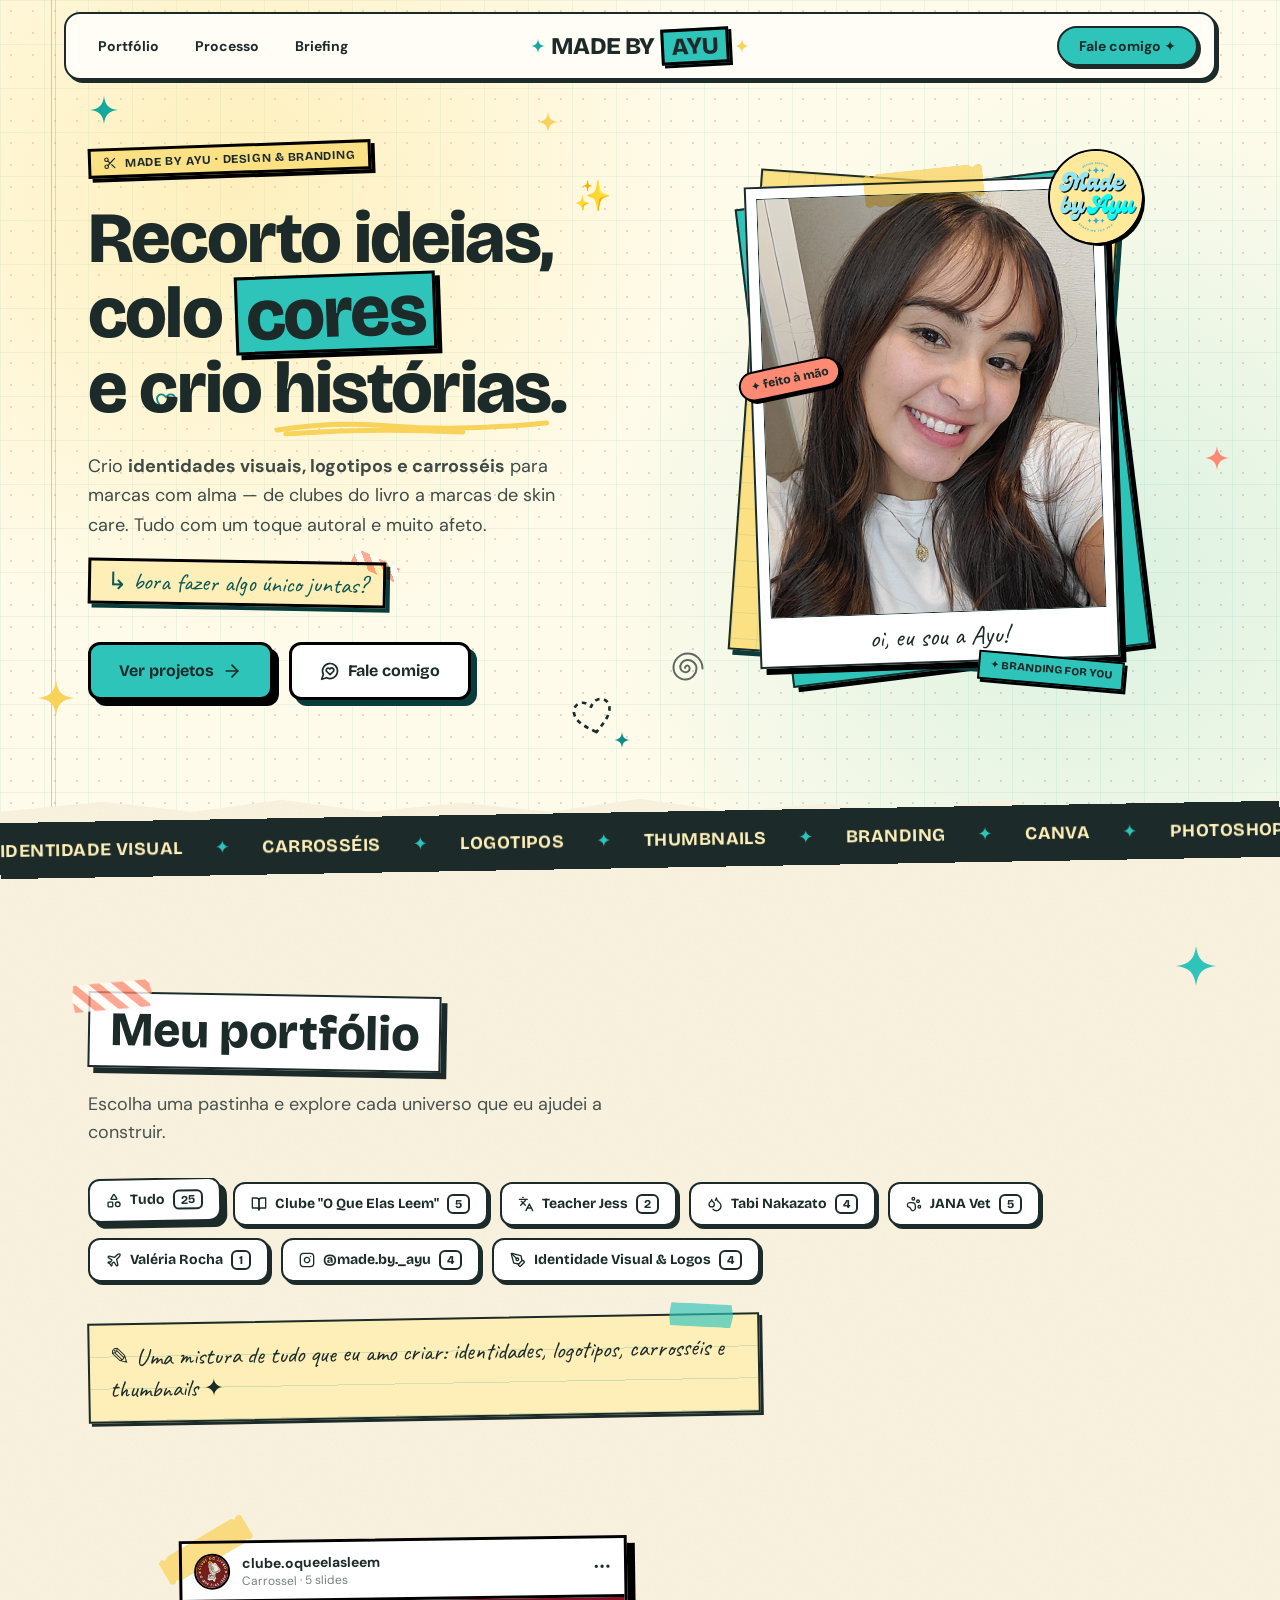
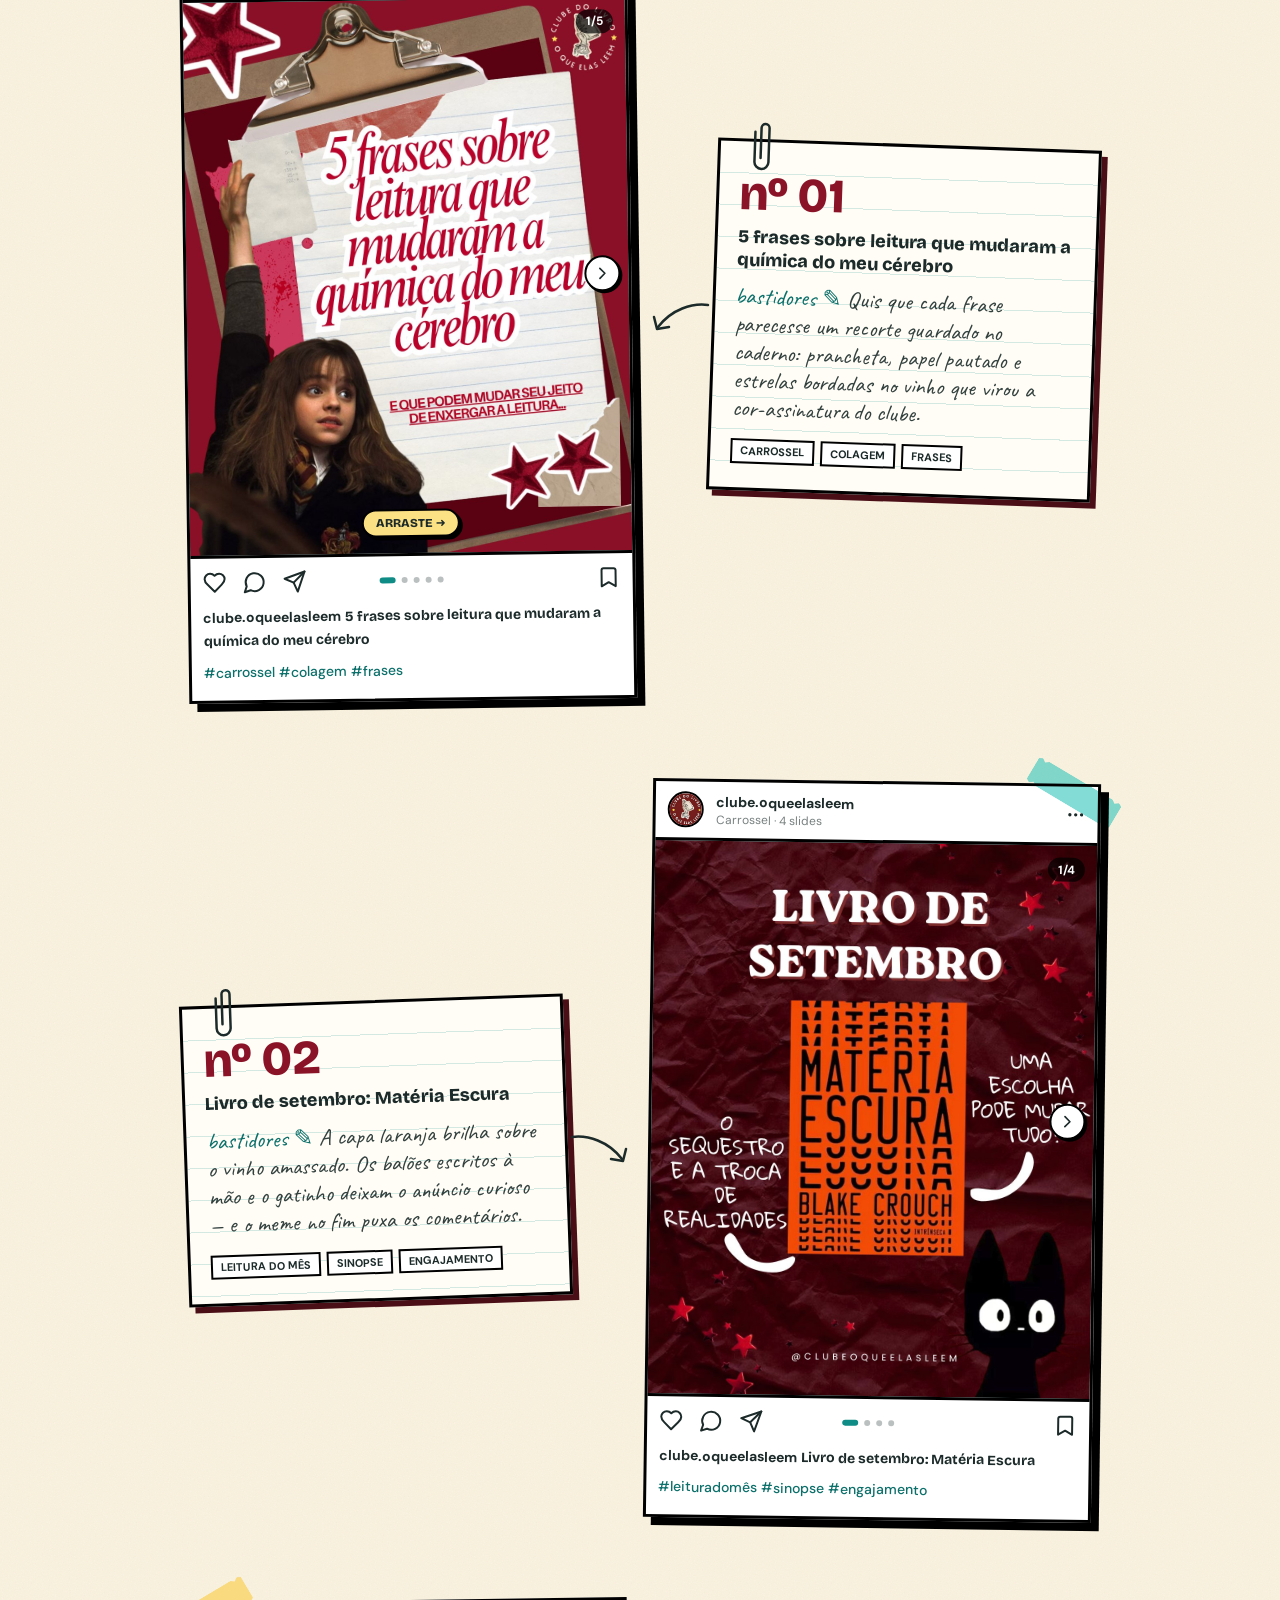
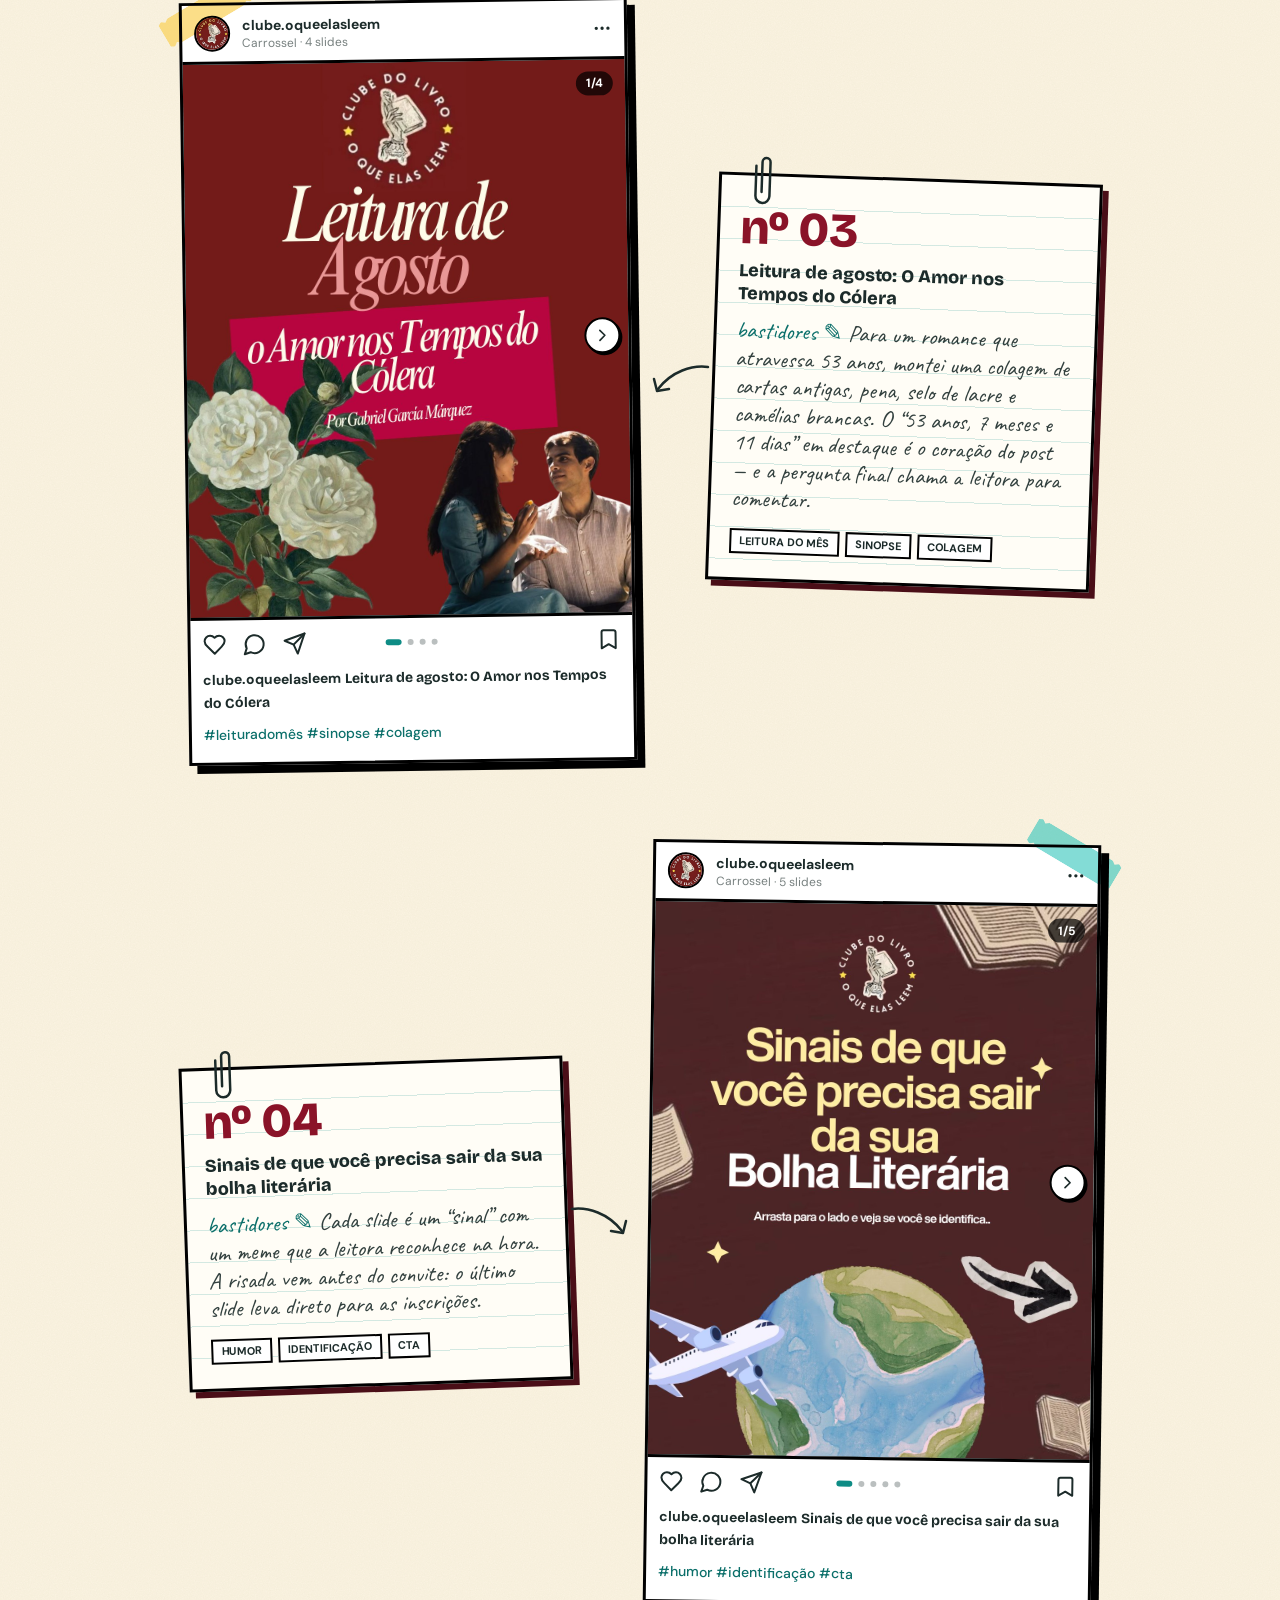
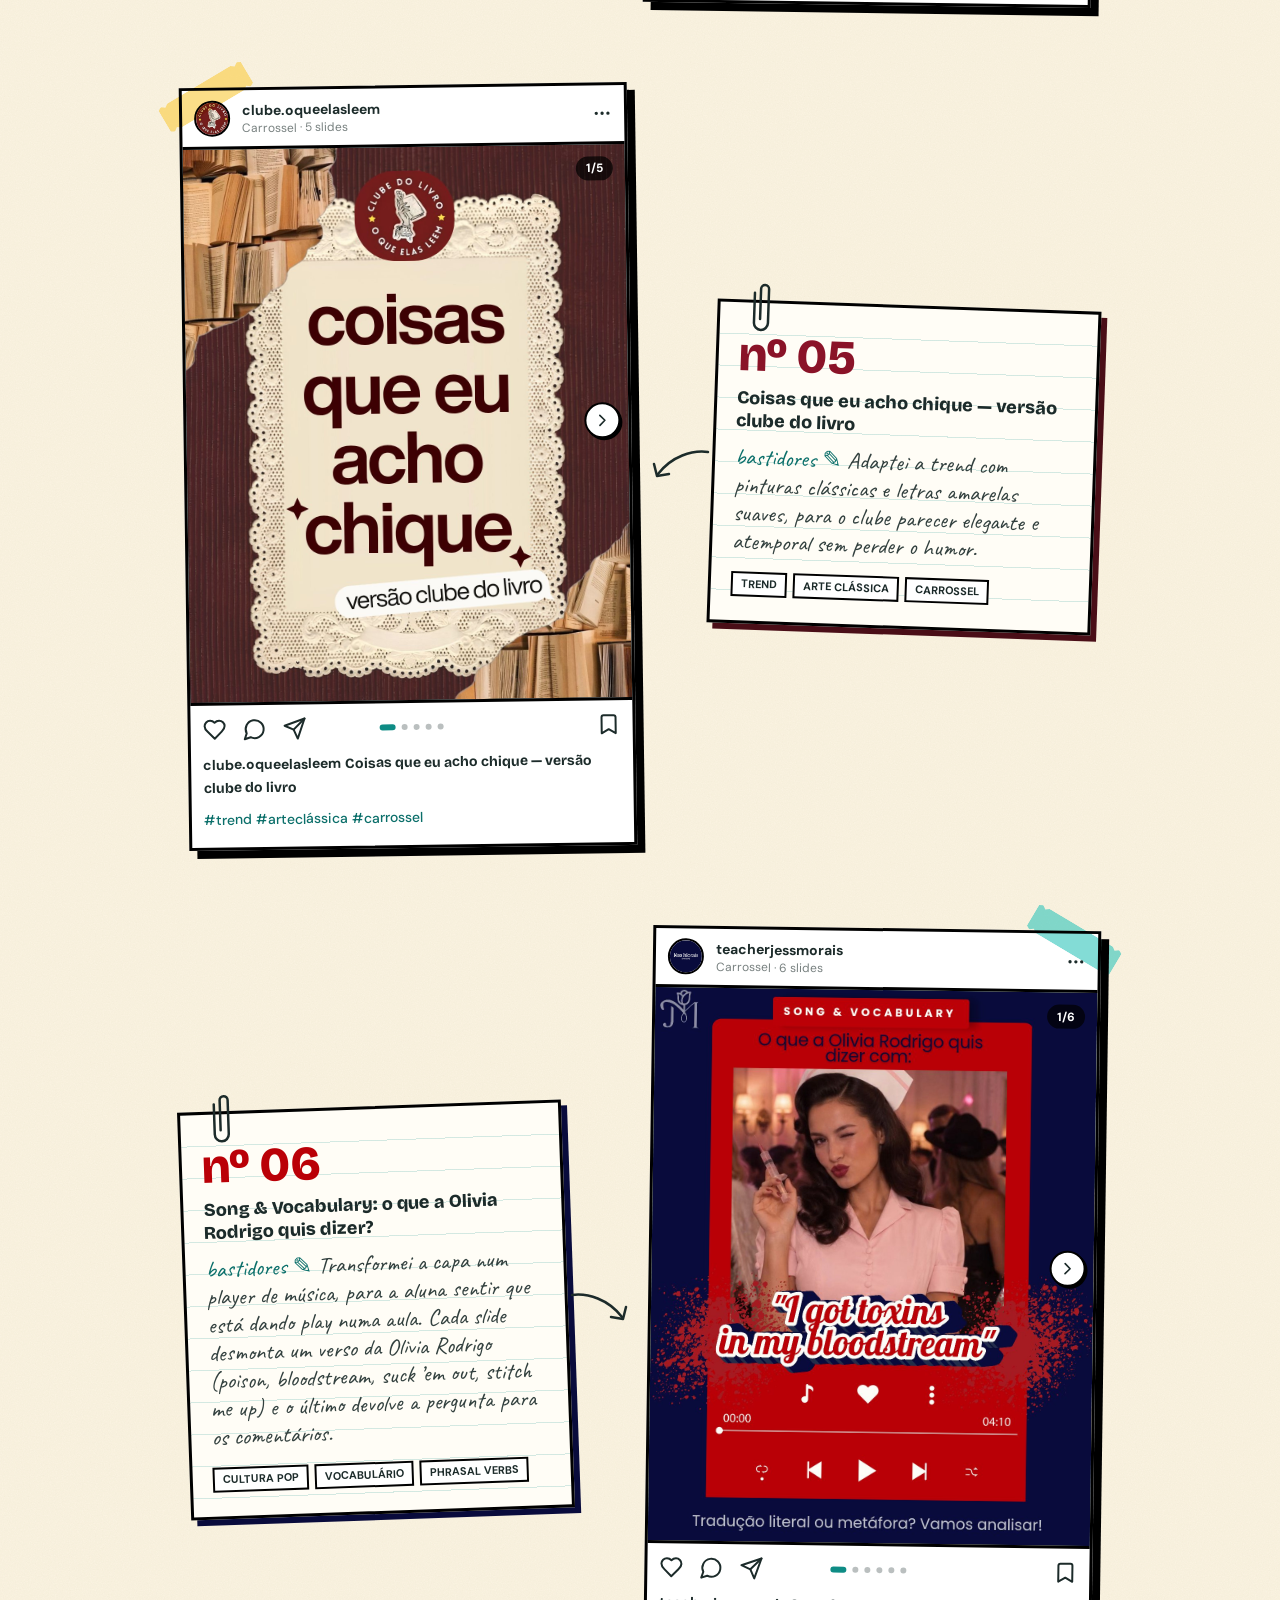
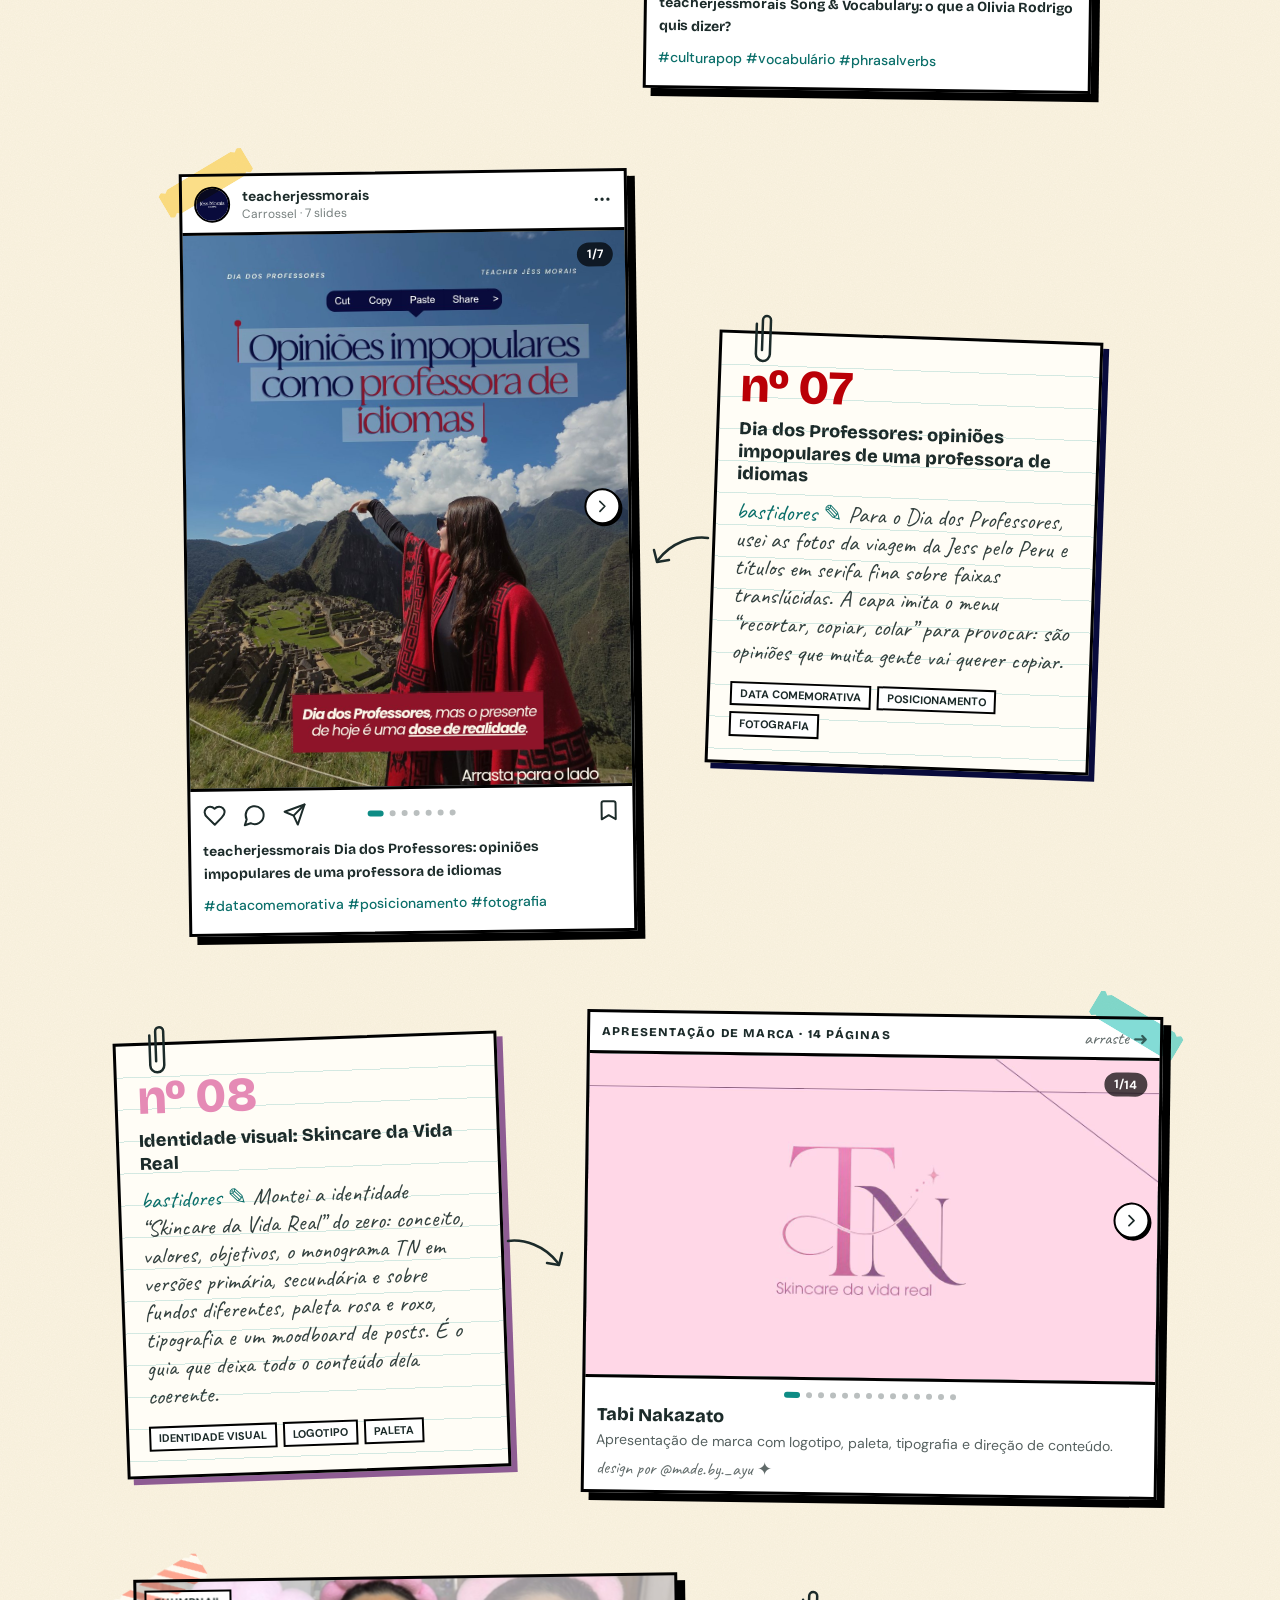
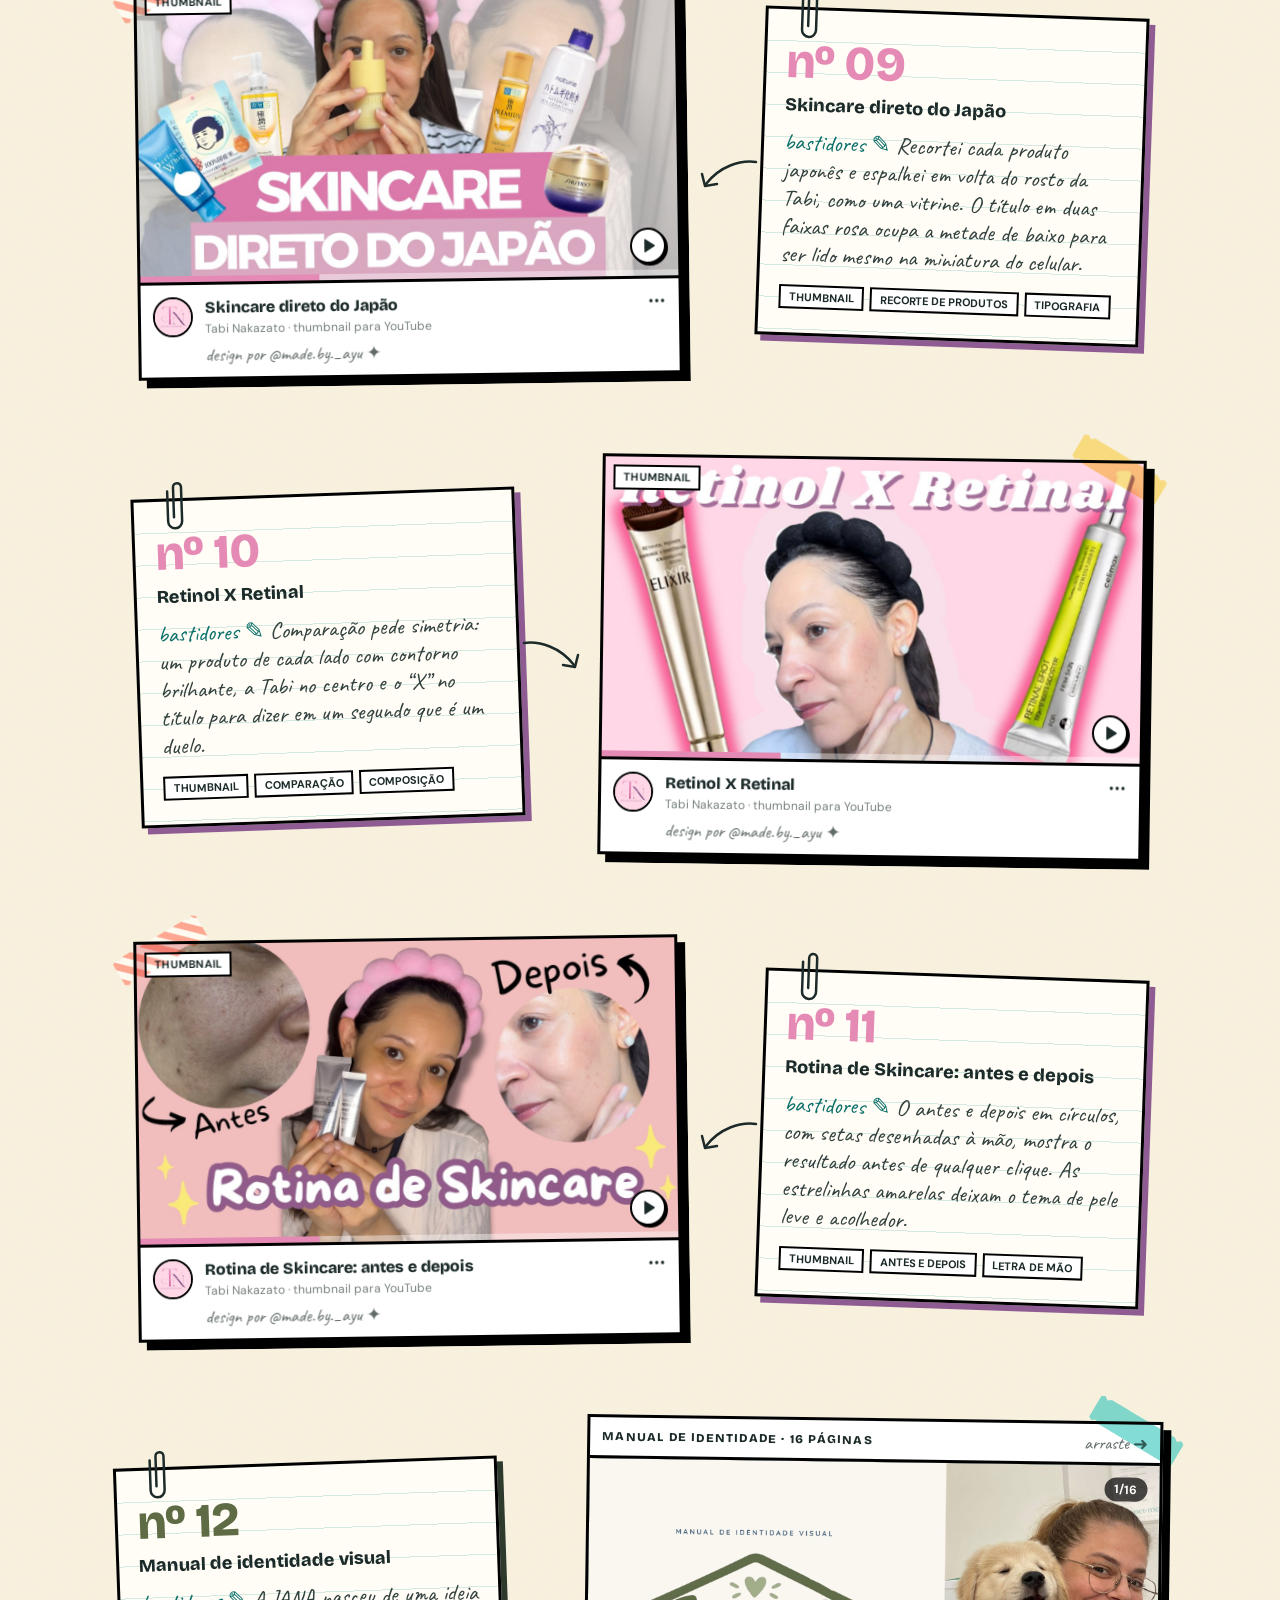
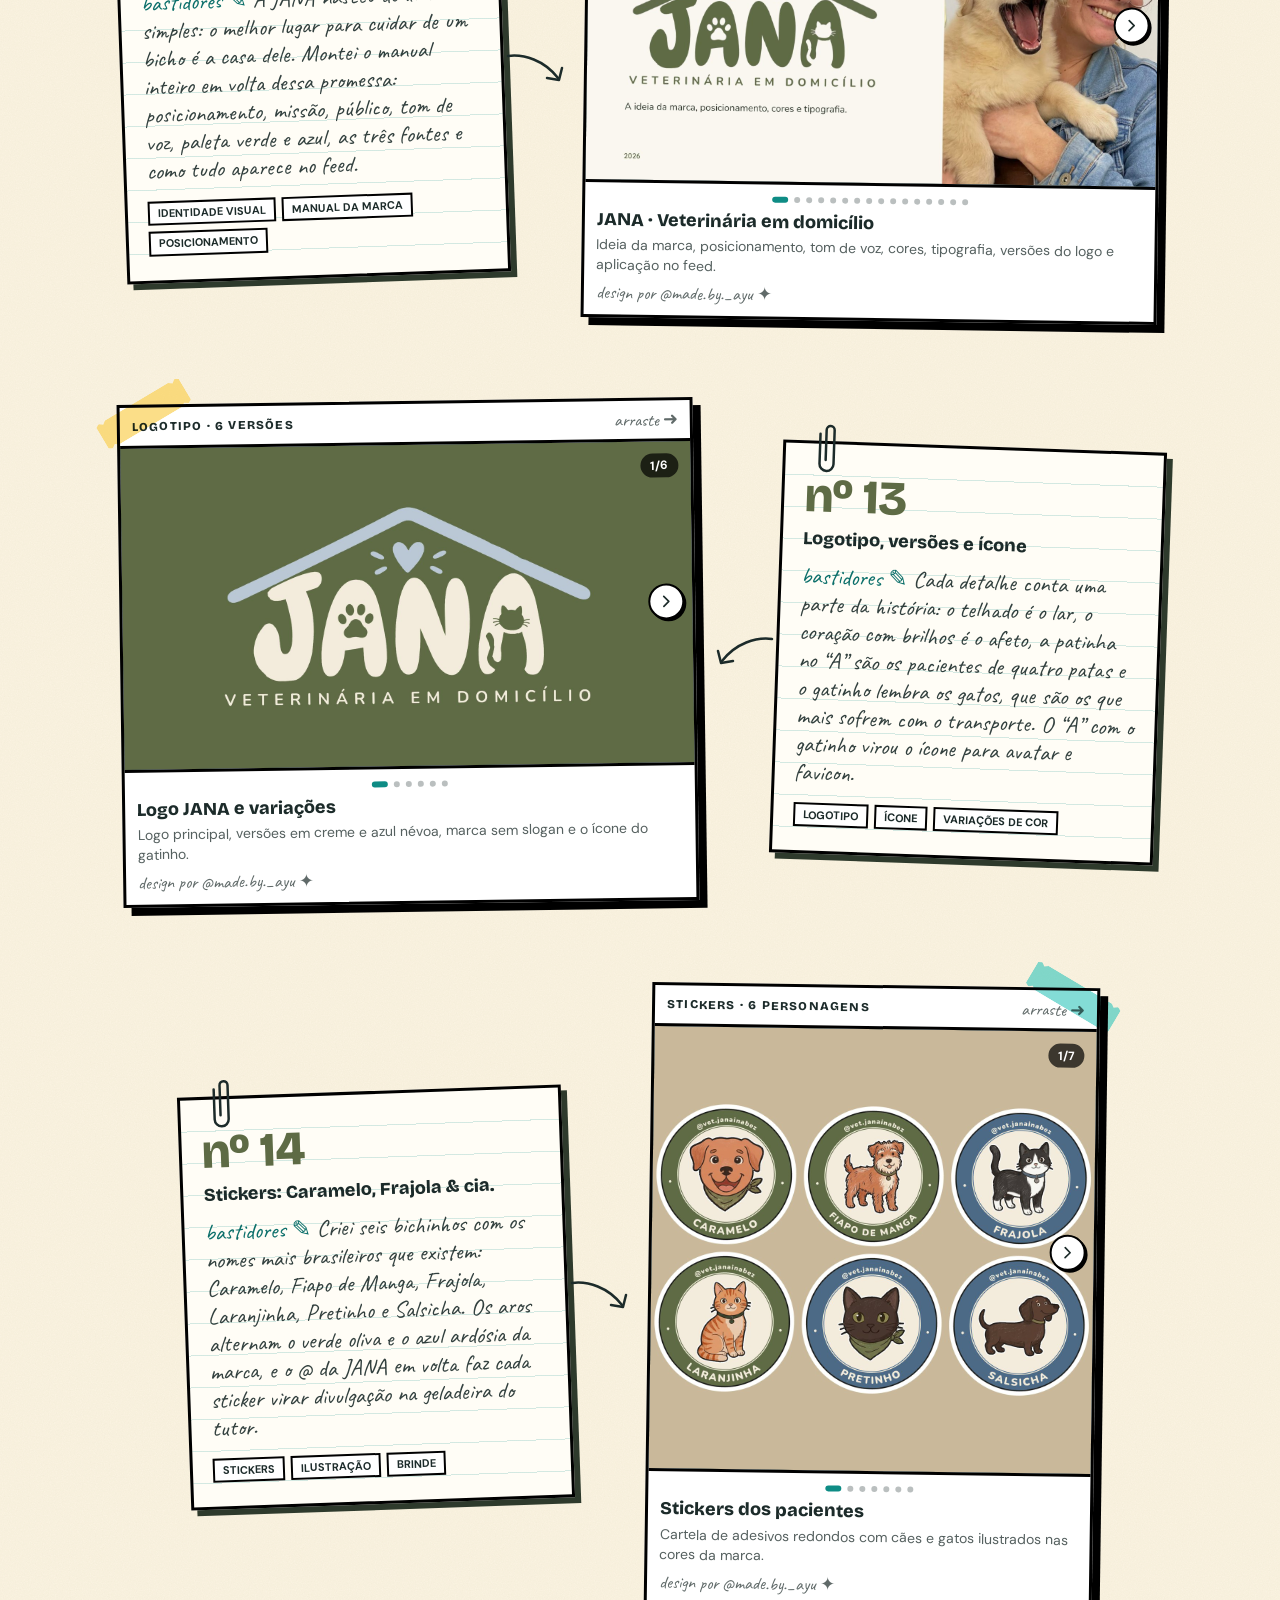
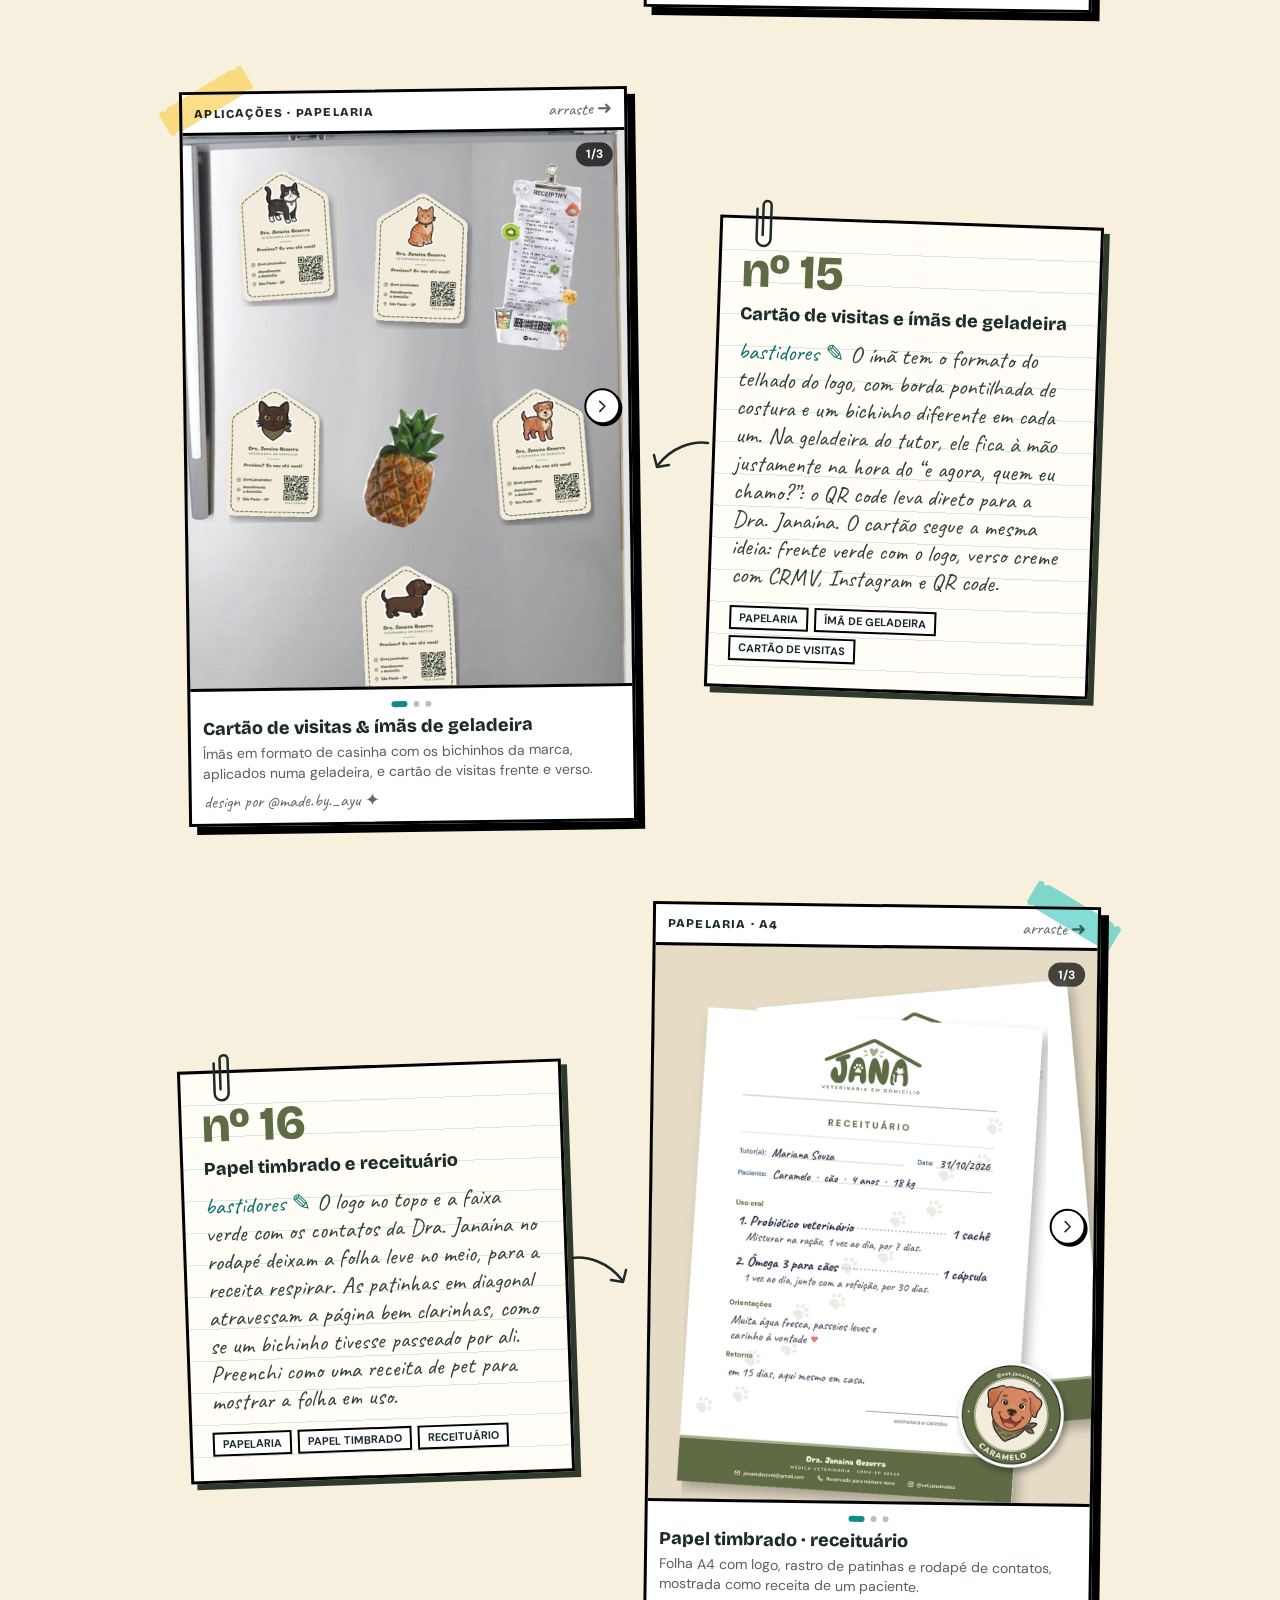
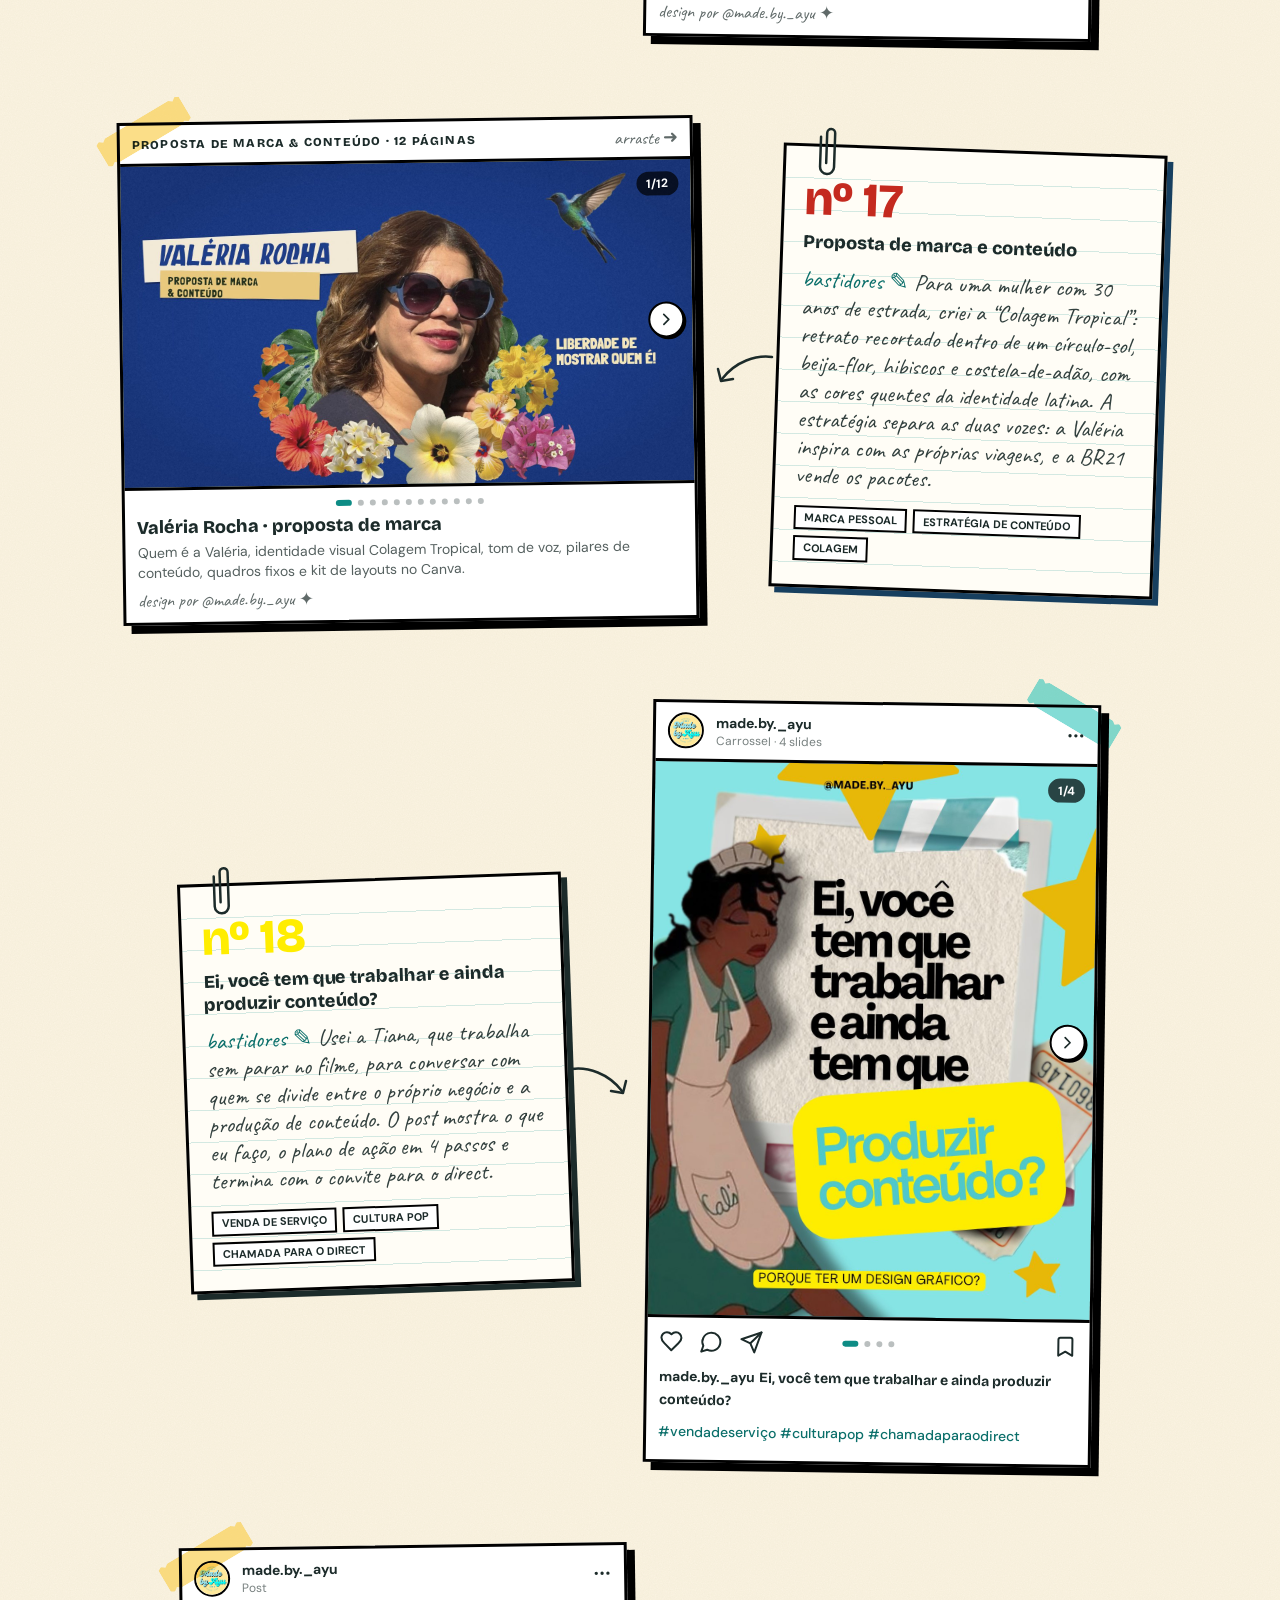
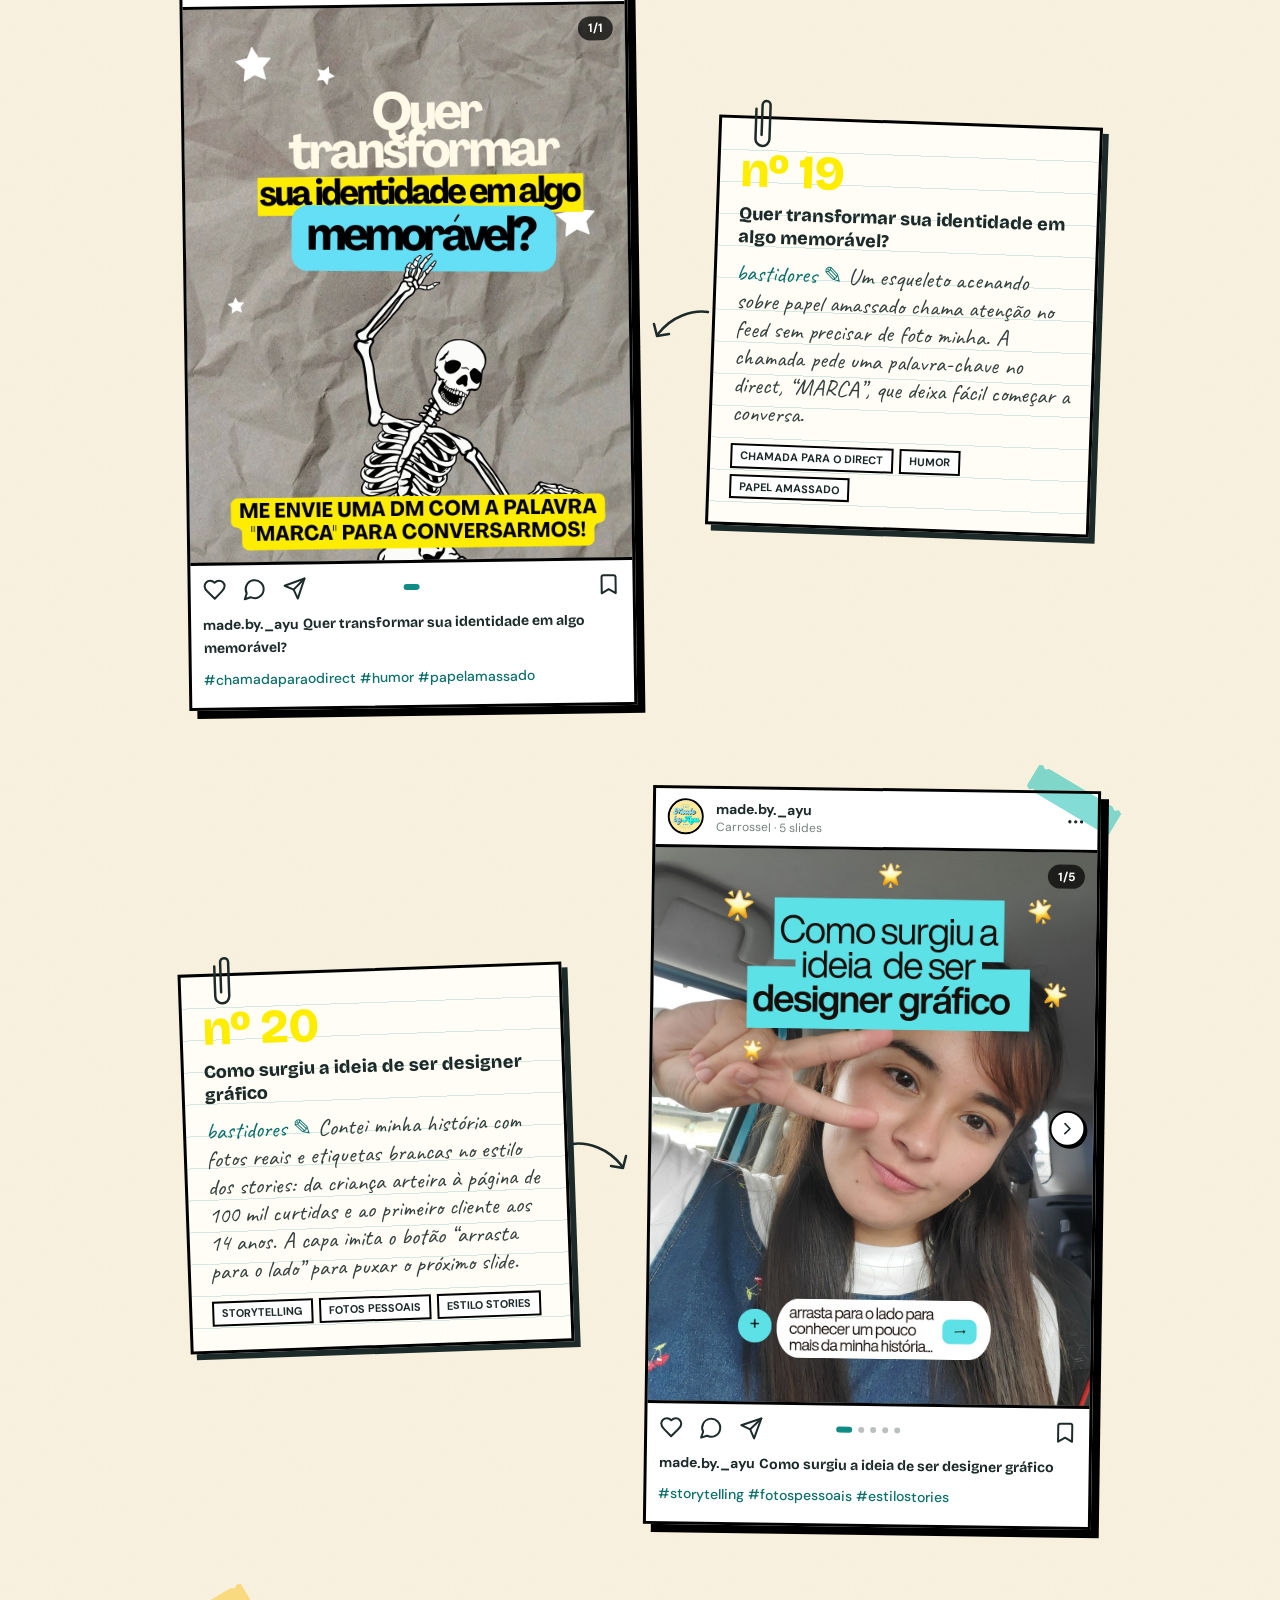
<file: index.html>
<!doctype html>
<html lang="pt-BR">
<head>
  <meta charset="utf-8" />
  <meta name="viewport" content="width=device-width,initial-scale=1,viewport-fit=cover" />
  <title>Made by Ayu</title>
<meta name="description" content="Portfólio criativo de design gráfico, identidade visual e edição de vídeos para YouTube e Instagram." />
  <link rel="stylesheet" href="assets/css/tailwind.css?v=11" />
  <link rel="stylesheet" href="assets/css/style.css?v=11" />
  <link rel="icon" type="image/png" href="assets/images/logo-made-by-ayu.png" />
</head>
<body>
<!-- Molde reutilizável de estrela retrô -->
  <svg width="0" height="0" class="absolute" aria-hidden="true">
    <symbol id="estrela" viewBox="0 0 24 24"><path d="M12 0C13 8 16 11 24 12 16 13 13 16 12 24 11 16 8 13 0 12 8 11 11 8 12 0Z"/></symbol>
  </svg>

  <!-- ===================== CABEÇALHO ===================== -->
  <header id="topo" class="fixed inset-x-0 top-0 z-50 px-3 pt-3 sm:px-6">
    <!-- Grade em 3 colunas: a marca fica sempre no centro -->
    <nav class="mx-auto grid max-w-6xl grid-cols-[1fr_auto_1fr] items-center gap-2 rounded-2xl border-2 border-tinta bg-creme-50 px-3 py-3 shadow-duro-sm sm:px-4">

      <!-- Esquerda: links (computador) / espaço vazio que equilibra o botão (celular) -->
      <div class="justify-self-start">
        <span class="block h-9 w-9 lg:hidden" aria-hidden="true"></span>
        <ul class="hidden items-center gap-1 text-sm font-bold lg:flex">
          <li><a href="#portfolio" class="rounded-full px-4 py-2 transition hover:bg-creme-300">Portfólio</a></li>
          <li><a href="#processo" class="rounded-full px-4 py-2 transition hover:bg-creme-300">Processo</a></li>
          <li><a href="briefing.html" class="rounded-full px-4 py-2 transition hover:bg-creme-300">Briefing</a></li>
        </ul>
      </div>

      <!-- Centro: MARCA EM TEXTO, primeira coisa escrita no site -->
      <a href="#inicio" class="group flex items-center justify-center gap-1.5 whitespace-nowrap font-display text-lg font-extrabold uppercase tracking-tight sm:text-2xl" aria-label="Made by Ayu — início">
        <svg class="h-3.5 w-3.5 fill-turquesa-500 transition-transform group-hover:-rotate-45" aria-hidden="true"><use href="#estrela"/></svg>
        <span>Made by</span>
        <span class="inline-block -rotate-3 border-[3px] border-black bg-turquesa-400 px-2 leading-tight shadow-[3px_3px_0_#000] transition-transform group-hover:rotate-2">Ayu</span>
        <svg class="h-3.5 w-3.5 fill-creme-400 transition-transform group-hover:rotate-45" aria-hidden="true"><use href="#estrela"/></svg>
      </a>

      <!-- Direita: links + CTA (computador) / botão de menu (celular) -->
      <div class="justify-self-end">
        <ul class="hidden items-center gap-1 text-sm font-bold lg:flex">
          <li class="ml-1">
            <a href="#contato" class="inline-block rounded-full border-2 border-tinta bg-turquesa-400 px-5 py-2 shadow-duro-sm transition-all hover:-translate-x-0.5 hover:-translate-y-0.5 hover:shadow-duro active:translate-x-0.5 active:translate-y-0.5 active:shadow-none">
              Fale comigo ✦
            </a>
          </li>
        </ul>
        <button id="btnMenu" class="grid h-9 w-9 place-items-center rounded-lg border-2 border-tinta bg-creme-300 shadow-duro-sm lg:hidden" aria-label="Abrir menu" aria-expanded="false">
          <i data-lucide="menu" class="h-5 w-5"></i>
        </button>
      </div>
    </nav>

    <div id="menuMobile" class="mx-auto mt-2 hidden max-w-6xl rounded-2xl border-2 border-tinta bg-creme-50 p-3 shadow-duro lg:hidden">
      <ul class="grid gap-1 font-display text-lg font-bold">
        <li><a href="#portfolio" class="block rounded-xl px-3 py-2.5 hover:bg-creme-200">Portfólio</a></li>
        <li><a href="#processo" class="block rounded-xl px-3 py-2.5 hover:bg-creme-200">Processo</a></li>
        <li><a href="briefing.html" class="block rounded-xl px-3 py-2.5 hover:bg-creme-200">Briefing completo ✎</a></li>
        <li><a href="#contato" class="mt-1 block rounded-xl border-2 border-tinta bg-turquesa-400 px-3 py-2.5 text-center">Fale comigo ✦</a></li>
      </ul>
    </div>
  </header>

  <main>
    <!-- ===================== HERO ===================== -->
    <section id="inicio" class="papel-hero rasgado-baixo relative overflow-hidden pb-20 pt-28 sm:pb-28 sm:pt-36">

      <!-- Margem vermelha de caderno (desktop) -->
      <div class="pointer-events-none absolute inset-y-0 left-[4%] hidden w-px bg-coral/60 lg:block"></div>
      <div class="pointer-events-none absolute inset-y-0 left-[calc(4%+4px)] hidden w-px bg-coral/40 lg:block"></div>

      <!-- ✨ Elementos espalhados pelo fundo -->
      <svg class="flutua absolute left-[7%] top-24 h-7 w-7 fill-turquesa-500" style="--r:10deg" aria-hidden="true"><use href="#estrela"/></svg>
      <svg class="flutua-2 absolute left-[42%] top-28 hidden h-5 w-5 fill-creme-400 lg:block" aria-hidden="true"><use href="#estrela"/></svg>
      <svg class="flutua absolute bottom-24 left-[3%] h-9 w-9 fill-creme-400" style="--r:-15deg" aria-hidden="true"><use href="#estrela"/></svg>
      <svg class="flutua-2 absolute right-[4%] top-[55%] hidden h-6 w-6 fill-coral sm:block" aria-hidden="true"><use href="#estrela"/></svg>
      <svg class="flutua absolute bottom-16 left-[48%] hidden h-4 w-4 fill-turquesa-600 lg:block" aria-hidden="true"><use href="#estrela"/></svg>

      <!-- Corações desenhados à mão -->
      <svg class="flutua absolute left-[12%] top-[48%] hidden h-6 w-6 sm:block" style="--r:-12deg" viewBox="0 0 32 32" fill="none" aria-hidden="true">
        <path d="M16 27C9 21.5 4 17.5 4 11.8 4 8 7 5.5 10.3 5.8c2.4.2 4.3 1.8 5.7 4 1.4-2.3 3.4-3.9 5.9-4 3.4-.2 6.3 2.4 6.1 6.1-.3 5.6-5.4 9.6-12 15.1Z"
              stroke="#0E8C85" stroke-width="2.5" stroke-linejoin="round"/>
      </svg>

      <!-- Espiral de rascunho -->
      <svg class="absolute right-[2%] top-24 hidden h-16 w-16 opacity-70 sm:block lg:right-[44%] lg:top-auto lg:bottom-28" viewBox="0 0 64 64" fill="none" aria-hidden="true">
        <path d="M32 32c0-2 2-3 3.5-2s1.8 4-.5 5.5-6.5.6-7.5-3 1.5-8 6.5-8.5 9.5 3.5 9.5 8.5-4.5 11-11 11-12-5-12-12 6-14 14-14 15 6 15 15"
              stroke="#1C2B2A" stroke-width="2" stroke-linecap="round"/>
      </svg>

      <div class="relative mx-auto grid max-w-6xl items-center gap-14 px-4 sm:px-6 lg:grid-cols-[1.05fr_1fr] lg:gap-10">

        <!-- ===== Colagem da foto + selo giratório =====
             Tamanho travado em CSS (assets/css/style.css → .hero-colagem):
             280px no celular, 320px no tablet, 360px no computador. -->
        <div class="hero-colagem order-first lg:order-last">

          <!-- Recortes de papel desalinhados atrás da polaroid -->
          <div class="hero-fundo hero-fundo-turquesa" aria-hidden="true"></div>
          <div class="hero-fundo hero-fundo-amarelo quadriculado" aria-hidden="true"></div>

          <!-- Polaroid -->
          <figure class="polaroid">
            <span class="washi washi-amarela polaroid-fita" aria-hidden="true"></span>

            <!-- FOTO PRINCIPAL → assets/images/foto-ayu.jpg -->
            <img id="fotoPerfil" class="polaroid-foto" src="assets/images/foto-ayu.jpg"
                 alt="Foto de perfil da Ayu, designer gráfica" fetchpriority="high" />

            <figcaption class="polaroid-legenda">oi, eu sou a Ayu!</figcaption>
          </figure>

          <!-- 🎡 Logo girando, sobreposta ao canto superior direito -->
          <div class="hero-selo selo" aria-hidden="true">
            <img class="selo-gira" src="assets/images/logo-made-by-ayu.png" alt="" />
          </div>

          <!-- Adesivos -->
          <span class="hero-adesivo hero-adesivo-mao">✦ feito à mão</span>
          <span class="hero-adesivo hero-adesivo-video">✦ Branding for you</span>

        </div>

        <!-- ===== Texto ===== -->
        <div class="relative text-center lg:text-left">
          <span class="inline-flex -rotate-2 items-center gap-2 border-[3px] border-black bg-creme-300 px-3 py-1 font-display text-xs font-bold uppercase tracking-wider shadow-[4px_4px_0_#000]">
            <i data-lucide="scissors" class="h-3.5 w-3.5"></i> Made by Ayu · design & branding
          </span>

          <h1 class="relative mt-7 font-display text-[2.6rem] font-extrabold leading-[1.05] tracking-tight sm:text-6xl lg:text-7xl">
            Recorto ideias,<br />
            colo <span class="relative inline-block -rotate-2 border-[3px] border-black bg-turquesa-400 px-2 shadow-[5px_5px_0_#000]">cores</span><br />
            e crio <span class="relative inline-block">
              histórias
              <!-- sublinhado rabiscado -->
              <svg class="absolute -bottom-3 left-0 h-4 w-full" viewBox="0 0 220 16" preserveAspectRatio="none" fill="none" aria-hidden="true">
                <path d="M3 10c30-6 60-7 90-4s70 4 124-3M10 14c40-4 90-5 140-2" stroke="#F9D25A" stroke-width="5" stroke-linecap="round"/>
              </svg>
            </span>.
            <!-- estrelinhas desenhadas perto do título -->
            <span class="absolute -top-6 right-2 text-3xl text-turquesa-500 sm:right-6" aria-hidden="true">✨</span>
          </h1>

          <p class="mx-auto mt-7 max-w-lg text-lg leading-relaxed text-tinta/85 lg:mx-0">
            Crio <strong>identidades visuais, logotipos e carrosséis</strong> para marcas com alma —
            de clubes do livro a marcas de skin care. Tudo com um toque autoral e muito afeto.
          </p>

          <!-- Recado tipo post-it -->
          <p class="relative mt-5 inline-block rotate-1 border-[3px] border-black bg-creme-200 px-4 py-1 font-mao text-2xl text-turquesa-800 shadow-[4px_4px_0_#083D3B]">
            ↳ bora fazer algo único juntas?
            <span class="washi washi-listrada !h-4 !w-12 -right-4 -top-2 rotate-[24deg]" aria-hidden="true"></span>
          </p>

          <div class="mt-9 flex flex-col items-stretch gap-4 sm:flex-row sm:justify-center lg:justify-start">
            <a href="#portfolio" class="group inline-flex items-center justify-center gap-2 rounded-xl border-[3px] border-black bg-turquesa-400 px-7 py-3.5 font-display font-bold shadow-[6px_6px_0_#000] transition-all hover:-translate-x-1 hover:-translate-y-1 hover:shadow-[9px_9px_0_#000] active:translate-x-1 active:translate-y-1 active:shadow-none">
              Ver projetos
              <i data-lucide="arrow-right" class="h-5 w-5 transition-transform group-hover:translate-x-1"></i>
            </a>
            <a href="#contato" class="inline-flex items-center justify-center gap-2 rounded-xl border-[3px] border-black bg-white px-7 py-3.5 font-display font-bold shadow-[6px_6px_0_#083D3B] transition-all hover:-translate-x-1 hover:-translate-y-1 hover:bg-creme-200 hover:shadow-[9px_9px_0_#083D3B] active:translate-x-1 active:translate-y-1 active:shadow-none">
              <i data-lucide="message-circle-heart" class="h-5 w-5"></i> Fale comigo
            </a>
          </div>

          <!-- Rabisco de coração no canto do texto -->
          <svg class="absolute -bottom-10 right-4 hidden h-12 w-12 -rotate-12 sm:block" viewBox="0 0 32 32" fill="none" aria-hidden="true">
            <path d="M16 27C9 21.5 4 17.5 4 11.8 4 8 7 5.5 10.3 5.8c2.4.2 4.3 1.8 5.7 4 1.4-2.3 3.4-3.9 5.9-4 3.4-.2 6.3 2.4 6.1 6.1-.3 5.6-5.4 9.6-12 15.1Z"
                  stroke="#1C2B2A" stroke-width="1.8" stroke-dasharray="3 3" stroke-linejoin="round"/>
          </svg>
        </div>
      </div>
    </section>
    <!-- Letreiro rolante -->
    <div class="relative z-10 -rotate-1 overflow-hidden border-y-2 border-tinta bg-tinta py-3 text-creme-200">
      <div class="letreiro flex w-max gap-8 whitespace-nowrap font-display text-lg font-bold uppercase tracking-wide">
        <span class="flex gap-8" id="letreiroConteudo"></span>
        <span class="flex gap-8" aria-hidden="true" id="letreiroCopia"></span>
      </div>
    </div>

    <!-- ===================== PORTFÓLIO ===================== -->
    <section id="portfolio" class="reveal relative py-20 sm:py-28">
      <svg class="flutua absolute right-[5%] top-16 h-10 w-10 fill-turquesa-400" style="--r:-12deg"><use href="#estrela"/></svg>

      <div class="mx-auto max-w-6xl px-4 sm:px-6">
        <div class="relative inline-block">
          <span class="fita listrada -left-4 -top-3 -rotate-6 !w-20"></span>
          <h2 class="rotate-1 border-2 border-tinta bg-white px-5 py-3 font-display text-4xl font-extrabold shadow-duro sm:text-5xl">
            Meu portfólio
          </h2>
        </div>
        <p class="mt-5 max-w-xl text-lg text-tinta/80">Escolha uma pastinha e explore cada universo que eu ajudei a construir.</p>

        <!-- Abas / filtros -->
        <div class="abas -mx-4 mt-8 overflow-x-auto px-4 pb-3 pt-1 sm:mx-0 sm:px-0">
          <div id="filtros" role="tablist" aria-label="Categorias do portfólio" class="flex w-max gap-3 sm:w-auto sm:flex-wrap"></div>
        </div>

        <!-- Nota da categoria (post-it) -->
        <div id="descCategoria" class="pautado relative mt-6 max-w-2xl -rotate-1 border-2 border-tinta bg-creme-200 p-4 pl-5 font-mao text-2xl leading-8 shadow-duro-sm"></div>

        <!-- Grid de projetos -->
        <div id="gridProjetos" class="mt-12 grid gap-x-6 gap-y-10 sm:grid-cols-2 lg:grid-cols-3"></div>
      </div>
    </section>

    <!-- SEÇÃO DE VÍDEOS GUARDADA PARA DEPOIS.
         Para mostrar de novo: troque <template id="secao-videos"> por nada e apague o </template> do final. -->
    <template id="secao-videos">
    <!-- ===================== DESTAQUE: EDIÇÃO DE VÍDEO ===================== -->
    <section id="videos" class="reveal relative">
      <div class="rasgado-cima rasgado-baixo bg-turquesa-500 py-24 sm:py-28">
        <div class="quadriculado absolute inset-0 opacity-40"></div>
        <div class="relative mx-auto max-w-6xl px-4 sm:px-6">
          <div class="grid items-center gap-12 lg:grid-cols-2">
            <div>
              <span class="inline-flex rotate-2 items-center gap-2 border-2 border-tinta bg-coral px-3 py-1 font-display text-xs font-bold uppercase tracking-wider shadow-duro-sm">
                <i data-lucide="clapperboard" class="h-3.5 w-3.5"></i> Criação & edição de vídeos
              </span>
              <h2 class="mt-5 font-display text-4xl font-extrabold leading-tight text-tinta sm:text-5xl">
                Vídeos que <span class="bg-creme-300 px-1.5 border-2 border-tinta inline-block -rotate-1">prendem</span> do primeiro ao último segundo.
              </h2>
              <p class="mt-5 max-w-lg text-lg leading-relaxed text-tinta">
                Produzo conteúdos dinâmicos pensados para cada plataforma: roteiro visual, cortes ritmados,
                legendas animadas, trilha e identidade da marca em cada frame.
              </p>
              <a href="#portfolio" data-ir-cat="video" class="mt-8 inline-flex items-center gap-2 rounded-xl border-2 border-tinta bg-creme-50 px-6 py-3 font-display font-bold shadow-duro transition-all hover:-translate-x-1 hover:-translate-y-1 hover:shadow-duro-lg active:translate-x-1 active:translate-y-1 active:shadow-none">
                <i data-lucide="play" class="h-5 w-5 fill-current"></i> Ver vídeos no portfólio
              </a>
            </div>

            <!-- Cartões de formatos -->
            <div class="grid grid-cols-2 gap-5">
              <div class="col-span-2 -rotate-1 border-2 border-tinta bg-creme-50 p-5 shadow-duro transition-transform hover:rotate-0">
                <div class="flex items-center gap-3">
                  <span class="grid h-12 w-12 place-items-center rounded-lg border-2 border-tinta bg-coral"><i data-lucide="monitor-play" class="h-6 w-6"></i></span>
                  <div>
                    <h3 class="font-display text-xl font-extrabold">YouTube</h3>
                    <p class="text-sm font-medium text-tinta/70">vídeos longos · 16:9</p>
                  </div>
                </div>
                <p class="mt-3 text-sm leading-relaxed">Vlogs, aulas e vídeos educativos com narrativa envolvente, thumbnails e capítulos.</p>
              </div>
              <div class="rotate-2 border-2 border-tinta bg-creme-300 p-5 shadow-duro transition-transform hover:rotate-0">
                <span class="grid h-11 w-11 place-items-center rounded-lg border-2 border-tinta bg-white"><i data-lucide="smartphone" class="h-5 w-5"></i></span>
                <h3 class="mt-3 font-display text-lg font-extrabold leading-tight">Reels & Shorts</h3>
                <p class="mt-1 text-sm">Verticais 9:16, ganchos fortes e cortes no ritmo da trend.</p>
              </div>
              <div class="-rotate-2 border-2 border-tinta bg-white p-5 shadow-duro transition-transform hover:rotate-0">
                <span class="grid h-11 w-11 place-items-center rounded-lg border-2 border-tinta bg-turquesa-200"><i data-lucide="badge-check" class="h-5 w-5"></i></span>
                <h3 class="mt-3 font-display text-lg font-extrabold leading-tight">Reels de marca</h3>
                <p class="mt-1 text-sm">Publis e lançamentos com a identidade visual do cliente.</p>
              </div>
            </div>
          </div>
        </div>
      </div>
    </section>
    </template>

    <!-- ===================== FERRAMENTAS / MEU PROCESSO ===================== -->
    <section id="processo" class="reveal relative py-20 sm:py-28">
      <svg class="flutua-2 absolute left-[4%] top-24 hidden h-9 w-9 fill-coral sm:block"><use href="#estrela"/></svg>

      <div class="mx-auto max-w-6xl px-4 sm:px-6">
        <div class="text-center">
          <p class="font-mao text-3xl text-turquesa-700">minha caixinha de ferramentas ✂</p>
          <h2 class="mx-auto mt-2 inline-block -rotate-1 border-2 border-tinta bg-creme-300 px-5 py-3 font-display text-4xl font-extrabold shadow-duro sm:text-5xl">
            Meu processo
          </h2>
        </div>

        <!-- Mesa de trabalho com adesivos -->
        <div class="quadriculado relative mt-14 rounded-3xl border-2 border-dashed border-turquesa-600/50 bg-white/50 px-5 py-12 sm:px-10">
          <div id="gridFerramentas" class="grid gap-10 md:grid-cols-3"></div>

          <!-- Etapas do processo -->
          <ol class="mt-14 grid gap-4 sm:grid-cols-2 lg:grid-cols-4">
            <li class="-rotate-1 border-2 border-tinta bg-creme-100 p-4 shadow-duro-sm">
              <span class="font-mao text-3xl text-turquesa-700">01.</span>
              <p class="font-display font-bold">Briefing & escuta</p>
              <p class="text-sm text-tinta/75">Entendo sua marca, público e objetivos.</p>
            </li>
            <li class="rotate-1 border-2 border-tinta bg-turquesa-100 p-4 shadow-duro-sm">
              <span class="font-mao text-3xl text-turquesa-700">02.</span>
              <p class="font-display font-bold">Moodboard</p>
              <p class="text-sm text-tinta/75">Referências, cores e a "vibe" do projeto.</p>
            </li>
            <li class="-rotate-1 border-2 border-tinta bg-white p-4 shadow-duro-sm">
              <span class="font-mao text-3xl text-turquesa-700">03.</span>
              <p class="font-display font-bold">Criação</p>
              <p class="text-sm text-tinta/75">Design e edição com ajustes em parceria.</p>
            </li>
            <li class="rotate-1 border-2 border-tinta bg-creme-300 p-4 shadow-duro-sm">
              <span class="font-mao text-3xl text-turquesa-700">04.</span>
              <p class="font-display font-bold">Entrega ✦</p>
              <p class="text-sm text-tinta/75">Arquivos organizados e prontos para postar.</p>
            </li>
          </ol>
        </div>
      </div>
    </section>

    <!-- BLOG GUARDADO PARA DEPOIS.
         Para mostrar de novo: apague a linha <template id="secao-blog"> e o </template> do final. -->
    <template id="secao-blog">
    <!-- ===================== BLOG ===================== -->
    <section id="blog" class="reveal relative bg-creme-200/70 py-20 sm:py-28">
      <div class="pautado absolute inset-0 opacity-60"></div>
      <div class="relative mx-auto max-w-6xl px-4 sm:px-6">
        <div class="flex flex-col justify-between gap-6 sm:flex-row sm:items-end">
          <div>
            <div class="relative inline-block">
              <span class="fita tq -right-6 -top-3 rotate-12 !w-20"></span>
              <h2 class="-rotate-1 border-2 border-tinta bg-white px-5 py-3 font-display text-4xl font-extrabold shadow-duro sm:text-5xl">
                Blog & temáticas
              </h2>
            </div>
            <p class="mt-5 max-w-xl text-lg text-tinta/80">Capas dos carrosséis que eu criei sobre design, leitura, idiomas e autocuidado.</p>
          </div>
          <a href="https://instagram.com/made.by._ayu" target="_blank" rel="noopener"
             class="group inline-flex items-center gap-2 self-start rounded-full border-2 border-tinta bg-white px-5 py-2.5 font-display text-sm font-bold shadow-duro-sm transition-all hover:-translate-y-0.5 hover:bg-turquesa-200 hover:shadow-duro">
            Ver tudo no Instagram <i data-lucide="arrow-up-right" class="h-4 w-4 transition-transform group-hover:-translate-y-0.5 group-hover:translate-x-0.5"></i>
          </a>
        </div>

        <div id="gridBlog" class="mt-14 grid gap-x-6 gap-y-12 sm:grid-cols-2 lg:grid-cols-3"></div>
      </div>
    </section>
    </template>

    <!-- ===================== CONTATO ===================== -->
    <section id="contato" class="reveal relative py-20 sm:py-28">
      <svg class="flutua absolute right-[10%] top-14 h-10 w-10 fill-creme-400" style="--r:20deg"><use href="#estrela"/></svg>

      <div class="contato-wrap">
        <div class="contato-topo">
          <p class="font-mao text-3xl text-turquesa-700">psiu, vem cá ↓</p>
          <h2 class="mt-2 font-display text-4xl font-extrabold leading-tight sm:text-5xl">
            Vamos criar algo <span class="marca-texto">juntas</span>?
          </h2>
          <p class="contato-sub">Me conta sobre sua marca ou ideia de projeto. Respondo em até 2 dias úteis.</p>
        </div>

        <!-- Redes e contatos: 3 quadradinhos alinhados -->
        <div class="contato-cartoes">
          <div class="contato-cartao contato-gira-1">
            <a href="mailto:madebyayu22@gmail.com" class="contato-link">
              <span class="contato-icone bg-creme-300"><i data-lucide="mail" class="h-6 w-6"></i></span>
              <span class="contato-rotulo">E-mail</span>
              <span id="emailTexto" class="contato-texto">madebyayu22@gmail.com</span>
            </a>
            <button type="button" id="btnCopiarEmail" class="contato-copiar">copiar</button>
          </div>
          <a href="https://instagram.com/made.by._ayu" target="_blank" rel="noopener" class="contato-cartao contato-gira-2">
            <span class="contato-link">
              <span class="contato-icone bg-turquesa-300"><i data-lucide="instagram" class="h-6 w-6"></i></span>
              <span class="contato-rotulo">Instagram</span>
              <span class="contato-texto">@made.by._ayu</span>
            </span>
          </a>
          <a href="https://wa.me/819063301274" target="_blank" rel="noopener" class="contato-cartao contato-gira-3">
            <span class="contato-link">
              <span class="contato-icone bg-coral"><i data-lucide="message-circle" class="h-6 w-6"></i></span>
              <span class="contato-rotulo">WhatsApp</span>
              <span class="contato-texto">+81 90-6330-1274</span>
            </span>
          </a>
        </div>

        <div class="contato-redondos">
          <a href="https://instagram.com/made.by._ayu" target="_blank" rel="noopener" aria-label="Instagram" class="grid h-12 w-12 place-items-center rounded-full border-2 border-tinta bg-white shadow-duro-sm transition-all hover:-translate-y-1 hover:rotate-6 hover:bg-turquesa-300"><i data-lucide="instagram" class="h-5 w-5"></i></a>
          <a href="https://wa.me/819063301274" target="_blank" rel="noopener" aria-label="WhatsApp" class="grid h-12 w-12 place-items-center rounded-full border-2 border-tinta bg-white shadow-duro-sm transition-all hover:-translate-y-1 hover:rotate-6 hover:bg-turquesa-200"><i data-lucide="message-circle" class="h-5 w-5"></i></a>
          <a href="https://br.pinterest.com/madebyayu22/" target="_blank" rel="noopener" aria-label="Pinterest" class="grid h-12 w-12 place-items-center rounded-full border-2 border-tinta bg-white shadow-duro-sm transition-all hover:-translate-y-1 hover:-rotate-6 hover:bg-turquesa-200"><i data-lucide="pin" class="h-5 w-5"></i></a>
        </div>

        <!-- Convite para o briefing completo (colagem, no estilo do topo do site) -->
        <div class="cta-colagem">
          <div class="cta-fundo cta-fundo-turquesa" aria-hidden="true"></div>
          <div class="cta-fundo cta-fundo-amarelo quadriculado" aria-hidden="true"></div>

          <a href="briefing.html" class="cta-cartao group">
            <span class="washi washi-amarela cta-fita" aria-hidden="true"></span>

            <span class="cta-selo-texto"><i data-lucide="scissors" class="h-3.5 w-3.5"></i> briefing completo</span>

            <span class="cta-titulo">
              Vamos criar a<br />
              <span class="cta-caixa">sua marca</span>?
            </span>

            <span class="cta-texto">Responda algumas perguntinhas sobre o seu negócio e o seu estilo. Assim eu chego na nossa reunião já entendendo você ♡</span>

            <span class="cta-botao">
              Preencher o briefing
              <i data-lucide="arrow-right" class="h-5 w-5"></i>
            </span>
          </a>

          <!-- logo girando no canto, igual à foto do topo -->
          <div class="cta-selo selo" aria-hidden="true"><img class="selo-gira" src="assets/images/logo-made-by-ayu.png" alt="" /></div>

          <!-- adesivos -->
          <span class="cta-adesivo cta-adesivo-tempo" aria-hidden="true">✦ 8 a 10 min</span>
          <span class="cta-adesivo cta-adesivo-marca" aria-hidden="true">✦ Branding for you</span>

          <!-- coração desenhado -->
          <svg class="cta-coracao flutua-2" viewBox="0 0 32 32" fill="none" aria-hidden="true">
            <path d="M16 27C9 21.5 4 17.5 4 11.8 4 8 7 5.5 10.3 5.8c2.4.2 4.3 1.8 5.7 4 1.4-2.3 3.4-3.9 5.9-4 3.4-.2 6.3 2.4 6.1 6.1-.3 5.6-5.4 9.6-12 15.1Z" fill="#FF8A73" stroke="#1C2B2A" stroke-width="2.2" stroke-linejoin="round"/>
          </svg>
        </div>
      </div>
    </section>
  </main>

  <!-- ===================== RODAPÉ ===================== -->
  <footer class="rasgado-cima bg-tinta pb-8 pt-12 text-sm text-creme-100">
    <div class="mx-auto flex max-w-6xl flex-col items-center justify-between gap-4 px-4 sm:flex-row sm:px-6">
      <p class="flex items-center gap-3">
        <img src="assets/images/logo-made-by-ayu.png" alt="" class="h-10 w-10" width="40" height="40" />
        <span>© <span id="ano"></span> Made by Ayu — feito com cola, tesoura e código.</span>
      </p>
      <a href="https://instagram.com/made.by._ayu" target="_blank" rel="noopener" class="inline-flex items-center gap-2 opacity-75 transition hover:text-turquesa-300 hover:opacity-100">
        <i data-lucide="instagram" class="h-4 w-4"></i> @made.by._ayu
      </a>
    </div>
  </footer>

  <!-- Voltar ao topo -->
  <a href="#inicio" id="btnTopo" aria-label="Voltar ao topo"
     class="fixed bottom-5 right-5 z-40 grid h-12 w-12 translate-y-24 place-items-center rounded-full border-2 border-tinta bg-creme-300 opacity-0 shadow-duro-sm transition-all duration-300 hover:-translate-y-1 hover:bg-turquesa-300">
    <i data-lucide="arrow-up" class="h-5 w-5"></i>
  </a>

  <!-- ===================== SCRIPTS ===================== -->
  <script src="assets/js/icones.js?v=11"></script>
  <script src="assets/js/main.js?v=11"></script>


</body>
</html>
</file>
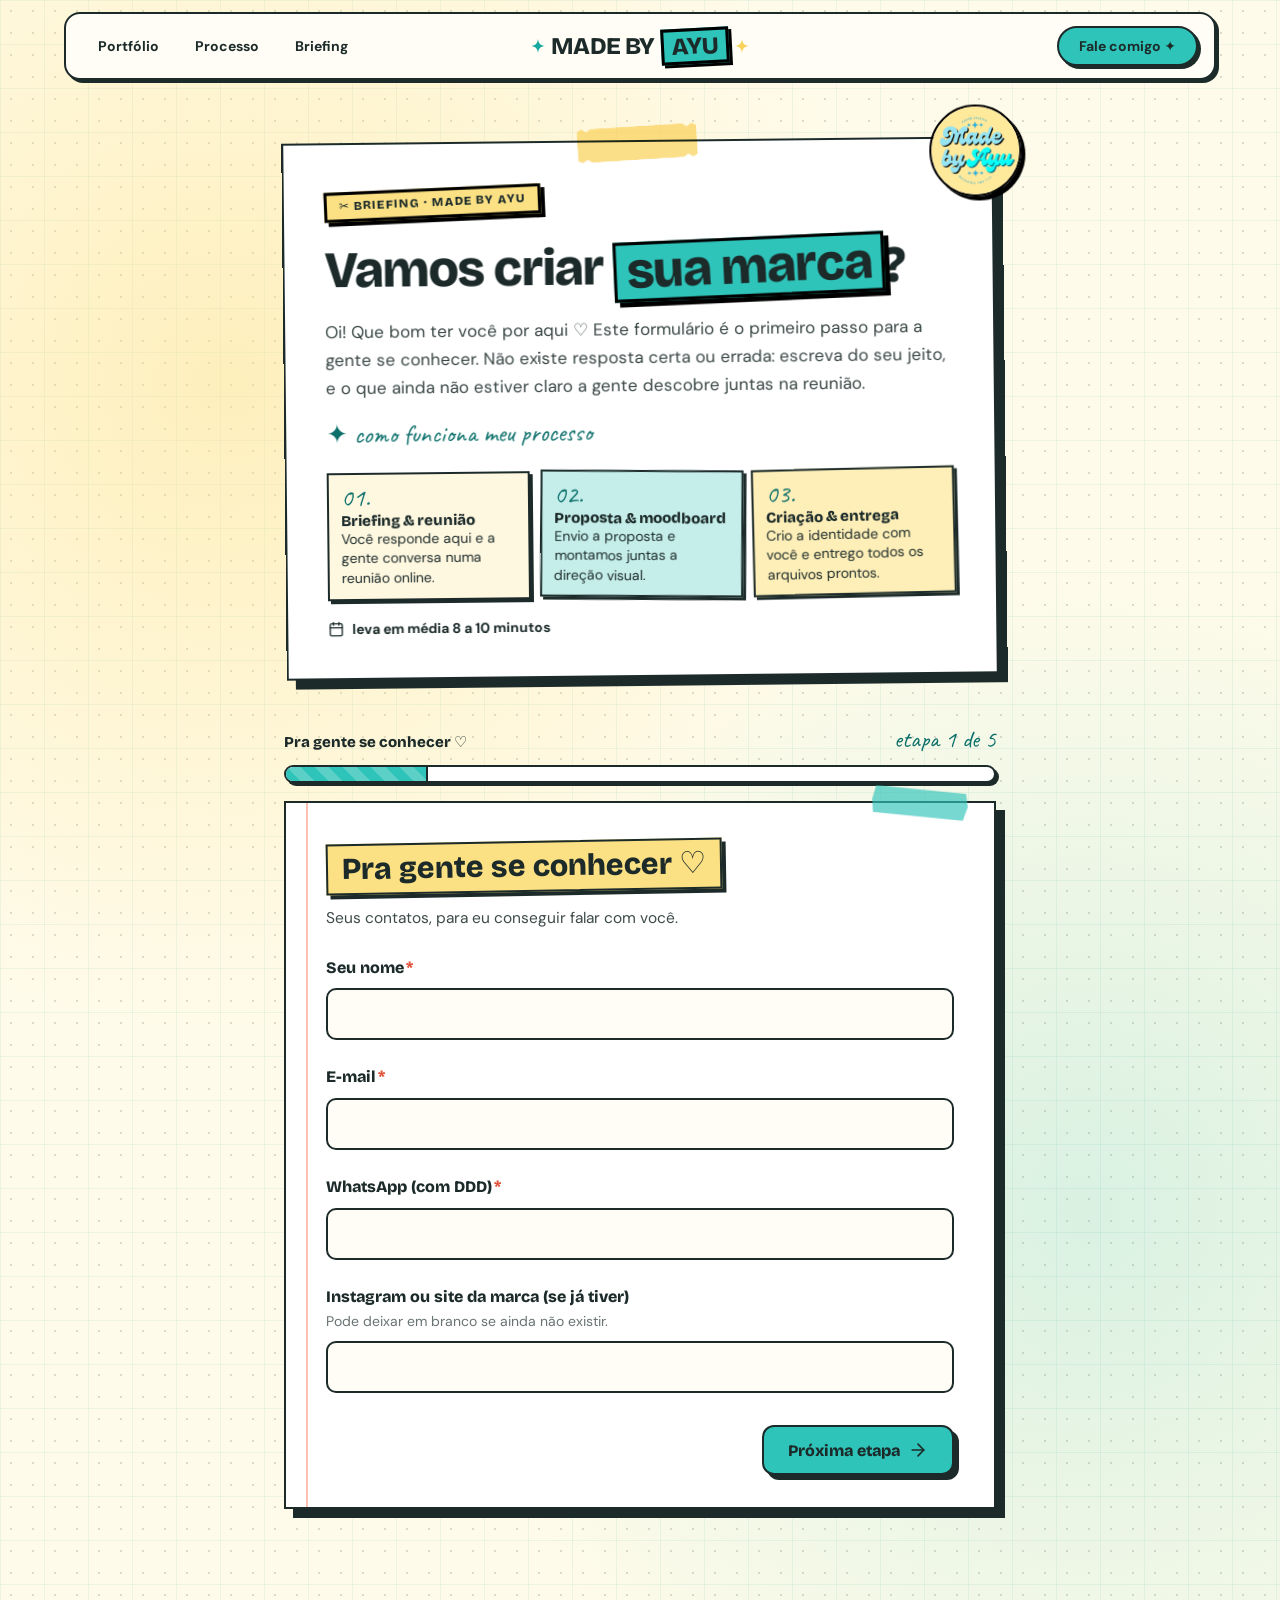
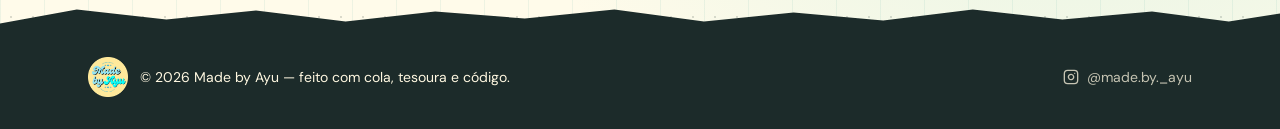
<file: briefing.html>
<!doctype html>
<html lang="pt-BR">
<head>
  <meta charset="utf-8" />
  <meta name="viewport" content="width=device-width,initial-scale=1,viewport-fit=cover" />
  <title>Briefing · Made by Ayu</title>
  <meta name="description" content="Vamos criar sua marca? Responda o briefing da Made by Ayu e dê o primeiro passo para a sua identidade visual." />
  <link rel="stylesheet" href="assets/css/tailwind.css?v=10" />
  <link rel="stylesheet" href="assets/css/style.css?v=10" />
  <link rel="stylesheet" href="assets/css/briefing.css?v=10" />
  <link rel="icon" type="image/png" href="assets/images/logo-made-by-ayu.png" />
</head>
<body class="papel-hero">
<!-- Molde reutilizável de estrela retrô -->
  <svg width="0" height="0" class="absolute" aria-hidden="true">
    <symbol id="estrela" viewBox="0 0 24 24"><path d="M12 0C13 8 16 11 24 12 16 13 13 16 12 24 11 16 8 13 0 12 8 11 11 8 12 0Z"/></symbol>
  </svg>

  <!-- ===================== CABEÇALHO ===================== -->
  <header id="topo" class="fixed inset-x-0 top-0 z-50 px-3 pt-3 sm:px-6">
    <!-- Grade em 3 colunas: a marca fica sempre no centro -->
    <nav class="mx-auto grid max-w-6xl grid-cols-[1fr_auto_1fr] items-center gap-2 rounded-2xl border-2 border-tinta bg-creme-50 px-3 py-3 shadow-duro-sm sm:px-4">

      <!-- Esquerda: links (computador) / espaço vazio que equilibra o botão (celular) -->
      <div class="justify-self-start">
        <span class="block h-9 w-9 lg:hidden" aria-hidden="true"></span>
        <ul class="hidden items-center gap-1 text-sm font-bold lg:flex">
          <li><a href="index.html#portfolio" class="rounded-full px-4 py-2 transition hover:bg-creme-300">Portfólio</a></li>
          <li><a href="index.html#processo" class="rounded-full px-4 py-2 transition hover:bg-creme-300">Processo</a></li>
          <li><a href="briefing.html" class="rounded-full px-4 py-2 transition hover:bg-creme-300">Briefing</a></li>
        </ul>
      </div>

      <!-- Centro: MARCA EM TEXTO, primeira coisa escrita no site -->
      <a href="index.html#inicio" class="group flex items-center justify-center gap-1.5 whitespace-nowrap font-display text-lg font-extrabold uppercase tracking-tight sm:text-2xl" aria-label="Made by Ayu — início">
        <svg class="h-3.5 w-3.5 fill-turquesa-500 transition-transform group-hover:-rotate-45" aria-hidden="true"><use href="#estrela"/></svg>
        <span>Made by</span>
        <span class="inline-block -rotate-3 border-[3px] border-black bg-turquesa-400 px-2 leading-tight shadow-[3px_3px_0_#000] transition-transform group-hover:rotate-2">Ayu</span>
        <svg class="h-3.5 w-3.5 fill-creme-400 transition-transform group-hover:rotate-45" aria-hidden="true"><use href="#estrela"/></svg>
      </a>

      <!-- Direita: links + CTA (computador) / botão de menu (celular) -->
      <div class="justify-self-end">
        <ul class="hidden items-center gap-1 text-sm font-bold lg:flex">
          <li class="ml-1">
            <a href="index.html#contato" class="inline-block rounded-full border-2 border-tinta bg-turquesa-400 px-5 py-2 shadow-duro-sm transition-all hover:-translate-x-0.5 hover:-translate-y-0.5 hover:shadow-duro active:translate-x-0.5 active:translate-y-0.5 active:shadow-none">
              Fale comigo ✦
            </a>
          </li>
        </ul>
        <button id="btnMenu" class="grid h-9 w-9 place-items-center rounded-lg border-2 border-tinta bg-creme-300 shadow-duro-sm lg:hidden" aria-label="Abrir menu" aria-expanded="false">
          <i data-lucide="menu" class="h-5 w-5"></i>
        </button>
      </div>
    </nav>

    <div id="menuMobile" class="mx-auto mt-2 hidden max-w-6xl rounded-2xl border-2 border-tinta bg-creme-50 p-3 shadow-duro lg:hidden">
      <ul class="grid gap-1 font-display text-lg font-bold">
        <li><a href="index.html#portfolio" class="block rounded-xl px-3 py-2.5 hover:bg-creme-200">Portfólio</a></li>
        <li><a href="index.html#processo" class="block rounded-xl px-3 py-2.5 hover:bg-creme-200">Processo</a></li>
        <li><a href="briefing.html" class="block rounded-xl px-3 py-2.5 hover:bg-creme-200">Briefing completo ✎</a></li>
        <li><a href="index.html#contato" class="mt-1 block rounded-xl border-2 border-tinta bg-turquesa-400 px-3 py-2.5 text-center">Fale comigo ✦</a></li>
      </ul>
    </div>
  </header>

  <main class="bf-wrap">
    <!-- Capa do briefing -->
    <div class="bf-capa">
      <span class="washi washi-amarela" aria-hidden="true"></span>
      <div class="bf-selo selo" aria-hidden="true"><img class="selo-gira" src="assets/images/logo-made-by-ayu.png" alt="" /></div>
      <span class="bf-etiqueta">✂ briefing · made by ayu</span>
      <h1 class="bf-titulo">Vamos criar <span class="destaque">sua marca</span>?</h1>
      <p class="bf-intro">Oi! Que bom ter você por aqui ♡ Este formulário é o primeiro passo para a gente se conhecer.
        Não existe resposta certa ou errada: escreva do seu jeito, e o que ainda não estiver claro a gente descobre juntas na reunião.</p>
      <p class="bf-recado" style="margin-top:18px">✦ como funciona meu processo</p>
      <ol class="bf-processo" style="padding:0;margin-bottom:0">
        <li><b>Briefing & reunião</b>Você responde aqui e a gente conversa numa reunião online.</li>
        <li><b>Proposta & moodboard</b>Envio a proposta e montamos juntas a direção visual.</li>
        <li><b>Criação & entrega</b>Crio a identidade com você e entrego todos os arquivos prontos.</li>
      </ol>
      <p class="bf-tempo"><i data-lucide="calendar" class="h-4 w-4"></i> leva em média 8 a 10 minutos</p>
    </div>

    <!-- Progresso -->
    <div class="bf-progresso" id="bfProgresso">
      <div class="bf-progresso-topo">
        <span class="bf-progresso-nome" id="bfNomeEtapa"></span>
        <span class="bf-progresso-num" id="bfNum"></span>
      </div>
      <div class="bf-trilho"><div class="bf-barra" id="bfBarra"></div></div>
    </div>

    <!-- Folha do formulário -->
    <form id="formBriefing" class="bf-folha" novalidate>
      <span class="fita tq" aria-hidden="true"></span>
      <div id="bfEtapas"></div>

      <div class="bf-botoes" id="bfBotoes">
        <button type="button" class="bf-btn secundario" id="bfVoltar">
          <svg viewBox="0 0 24 24" fill="none" stroke="currentColor" stroke-width="2" stroke-linecap="round" stroke-linejoin="round"><path d="M19 12H5"/><path d="m12 19-7-7 7-7"/></svg> Voltar
        </button>
        <button type="submit" class="bf-btn primario" id="bfAvancar">Próxima etapa</button>
      </div>
      <p class="bf-erro-envio" id="bfErroEnvio" role="alert">Ops, não consegui enviar agora. Confere sua internet e tenta de novo — ou me chama no WhatsApp ♡</p>

      <div class="bf-sucesso" id="bfSucesso" role="status">
        <svg class="estrela" aria-hidden="true"><use href="#estrela"/></svg>
        <h2>Recebi suas respostas!</h2>
        <p class="bf-recado">obrigada pelo carinho ♡</p>
        <p>Vou ler tudo com atenção e te chamo em até 2 dias úteis para marcarmos nossa reunião de alinhamento.
          Enquanto isso, me acompanhe no Instagram: <a href="https://instagram.com/made.by._ayu" target="_blank" rel="noopener" style="font-weight:800;text-decoration:underline">@made.by._ayu</a></p>
        <p style="margin-top:22px"><a href="index.html" class="bf-btn secundario">Voltar para o site</a></p>
      </div>
    </form>
  </main>

  <footer class="rasgado-cima bg-tinta pb-8 pt-12 text-sm text-creme-100">
    <div class="mx-auto flex max-w-6xl flex-col items-center justify-between gap-4 px-4 sm:flex-row sm:px-6">
      <p class="flex items-center gap-3">
        <img src="assets/images/logo-made-by-ayu.png" alt="" class="h-10 w-10" width="40" height="40" />
        <span>© 2026 Made by Ayu — feito com cola, tesoura e código.</span>
      </p>
      <a href="https://instagram.com/made.by._ayu" target="_blank" rel="noopener" class="inline-flex items-center gap-2 opacity-75 transition hover:text-turquesa-300 hover:opacity-100">
        <i data-lucide="instagram" class="h-4 w-4"></i> @made.by._ayu
      </a>
    </div>
  </footer>

  <script src="assets/js/icones.js?v=10"></script>
  <script src="assets/js/briefing.js?v=10"></script>
</body>
</html>
</file>
<file: assets/css/style.css>
/* =========================================================
   Made by Ayu — estilos da estética de colagem / scrapbook
   ========================================================= */

/* ---------- Fontes locais (licença OFL — assets/fonts/OFL.txt) ---------- */
@font-face { font-family: "Bricolage Grotesque"; src: url("../fonts/bricolage-grotesque.woff") format("woff"); font-weight: 200 800; font-display: swap; }
@font-face { font-family: "DM Sans"; src: url("../fonts/dm-sans.woff") format("woff"); font-weight: 100 1000; font-display: swap; }
@font-face { font-family: "Caveat"; src: url("../fonts/caveat.woff") format("woff"); font-weight: 400 700; font-display: swap; }

/* ---------- Página: tema claro fixo (estética de papel) ---------- */
:root { color-scheme: light; }
html { scroll-behavior: smooth; }
body { font-family: "DM Sans", system-ui, sans-serif; color: #1C2B2A; }

/* Barra do topo e botão "voltar ao topo" respeitam o entalhe/barras do celular */
#topo { padding-top: calc(12px + env(safe-area-inset-top, 0px)); }
#btnTopo {
  right: calc(20px + env(safe-area-inset-right, 0px));
  bottom: calc(20px + env(safe-area-inset-bottom, 0px));
}

/* ---------- Nada pode "vazar" para os lados no celular ---------- */
html, body { max-width: 100%; overflow-x: hidden; }
@supports (overflow: clip) { html, body { overflow-x: clip; } }
img { max-width: 100%; }

/* ---------- Textura de papel no fundo ---------- */
body {
  -webkit-font-smoothing: antialiased;
  background-color: #FBF4E2;
  background-image:
    url("data:image/svg+xml,%3Csvg xmlns='http://www.w3.org/2000/svg' width='200' height='200'%3E%3Cfilter id='n'%3E%3CfeTurbulence type='fractalNoise' baseFrequency='.85' numOctaves='3' stitchTiles='stitch'/%3E%3CfeColorMatrix values='0 0 0 0 0.45 0 0 0 0 0.35 0 0 0 0 0.2 0 0 0 .09 0'/%3E%3C/filter%3E%3Crect width='100%25' height='100%25' filter='url(%23n)'/%3E%3C/svg%3E");
}

/* Folha quadriculada de caderno */
.quadriculado {
  background-image:
    linear-gradient(rgba(14,140,133,.12) 1px, transparent 1px),
    linear-gradient(90deg, rgba(14,140,133,.12) 1px, transparent 1px);
  background-size: 26px 26px;
}

/* Folha pautada */
.pautado {
  background-image: repeating-linear-gradient(to bottom, transparent 0 31px, rgba(14,140,133,.18) 31px 32px);
}

/* ---------- Fita adesiva (washi tape) ---------- */
.fita {
  position: absolute;
  width: 96px;
  height: 28px;
  background: rgba(249, 210, 90, .78);
  box-shadow: 0 1px 2px rgba(0,0,0,.08);
  clip-path: polygon(3% 0, 97% 4%, 100% 50%, 96% 100%, 2% 96%, 0 50%);
  z-index: 5;
}
.fita.tq { background: rgba(46, 196, 186, .65); }
.fita.listrada {
  background: repeating-linear-gradient(45deg, rgba(255,138,115,.75) 0 8px, rgba(255,253,246,.8) 8px 16px);
}

/* ---------- Bordas de papel rasgado ---------- */
.rasgado-baixo {
  clip-path: polygon(0 0,100% 0,100% calc(100% - 14px),95% 100%,90% calc(100% - 10px),84% 100%,78% calc(100% - 12px),71% 100%,64% calc(100% - 8px),57% 100%,50% calc(100% - 13px),43% 100%,36% calc(100% - 9px),29% 100%,22% calc(100% - 12px),15% 100%,8% calc(100% - 10px),0 100%);
}
.rasgado-cima {
  clip-path: polygon(0 14px,6% 0,13% 10px,20% 1px,27% 12px,34% 2px,41% 9px,48% 0,55% 12px,62% 3px,69% 11px,76% 0,83% 10px,90% 2px,96% 12px,100% 4px,100% 100%,0 100%);
}

/* ---------- Estrelas e elementos flutuantes ---------- */
.flutua   { animation: flutua 6s ease-in-out infinite; }
.flutua-2 { animation: flutua 7.5s ease-in-out infinite reverse; }
@keyframes flutua {
  0%, 100% { transform: translateY(0) rotate(var(--r, 0deg)); }
  50%      { transform: translateY(-10px) rotate(calc(var(--r, 0deg) + 8deg)); }
}

.gira-lento { animation: gira 22s linear infinite; }
@keyframes gira { to { transform: rotate(360deg); } }

/* Logo do topo: leve "balanço" de adesivo no hover */
.logo-adesivo { transition: transform .35s cubic-bezier(.2,.8,.3,1.4); }
.logo-adesivo:hover { transform: rotate(-8deg) scale(1.06); }

/* ---------- Marca-texto ---------- */
.marca-texto {
  background: linear-gradient(transparent 55%, #FCE184 55%, #FCE184 90%, transparent 90%);
  padding: 0 .15em;
}

/* ---------- Entrada dos cards ao filtrar ---------- */
.card-enter { animation: cardIn .5s cubic-bezier(.2,.8,.3,1.2) both; }
@keyframes cardIn {
  from { opacity: 0; transform: translateY(18px) rotate(-3deg) scale(.96); }
}

/* ---------- Revelar seções ao rolar ---------- */
/* Seções sempre visíveis; ao entrar na tela só "assentam" levemente */
.reveal { transform: translateY(14px); transition: transform .7s ease; }
.reveal.visivel { transform: none; }

/* ---------- Letreiro rolante ---------- */
.letreiro { animation: letreiro 28s linear infinite; }
@keyframes letreiro { to { transform: translateX(-50%); } }

/* ---------- Abas com rolagem horizontal no mobile ---------- */
.abas::-webkit-scrollbar { display: none; }
.abas { scrollbar-width: none; }


/* =========================================================
   HERO — papel de caderno, selo giratório e fitas washi
   ========================================================= */

/* Fundo de papel: pontilhado + quadriculado bem sutil + manchas de luz */
.papel-hero {
  background-color: #FFFBEA;
  background-image:
    radial-gradient(circle at 18% 22%, rgba(252,225,132,.45), transparent 38%),
    radial-gradient(circle at 85% 70%, rgba(46,196,186,.18), transparent 40%),
    radial-gradient(rgba(28,43,42,.16) 1.2px, transparent 1.3px),
    linear-gradient(rgba(14,140,133,.07) 1px, transparent 1px),
    linear-gradient(90deg, rgba(14,140,133,.07) 1px, transparent 1px);
  background-size: auto, auto, 22px 22px, 44px 44px, 44px 44px;
}

/* 🎡 Logo girando como selo/carimbo */
@keyframes spin {
  from { transform: rotate(0deg); }
  to   { transform: rotate(360deg); }
}
.selo-gira {
  animation: spin 20s linear infinite;
  will-change: transform;
}
/* Pausa o giro ao passar o mouse (detalhe interativo) */
.selo:hover .selo-gira { animation-play-state: paused; }
.selo { transition: transform .35s cubic-bezier(.2,.8,.3,1.4); }
.selo:hover { transform: scale(1.06) rotate(-6deg); }

/* 📸 COLAGEM DA FOTO — tamanhos travados (não dependem do Tailwind) */
.hero-colagem {
  position: relative;
  width: min(260px, 70vw);     /* celular: no máximo 260px */
  margin: 8px auto 12px;
}
@media (min-width: 640px)  { .hero-colagem { width: 320px; } }
@media (min-width: 1024px) { .hero-colagem { width: 360px; margin: 0 auto; } }

/* papéis coloridos desalinhados atrás da foto */
.hero-fundo {
  position: absolute;
  inset: 0;
  border: 2px solid #1C2B2A;
}
.hero-fundo-turquesa { background: #2EC4BA; transform: rotate(-7deg) translate(10px, 6px); box-shadow: 5px 5px 0 #000; }
.hero-fundo-amarelo  { background-color: #FCE184; transform: rotate(4deg) translate(-8px, 0); box-shadow: 5px 5px 0 #083D3B; }

/* polaroid: fundo branco, borda fina escura, margem maior embaixo */
.polaroid {
  position: relative;
  margin: 0;
  padding: 10px 10px 48px;
  background: #fff;
  border: 2px solid #1C2B2A;
  box-shadow: 6px 6px 0 #000;
  transform: rotate(-2deg);
  transition: transform .5s ease;
}
.polaroid:hover { transform: rotate(0deg); }
.polaroid-foto {
  display: block;
  width: 100%;
  height: auto;
  aspect-ratio: 4 / 5;
  object-fit: cover;
  object-position: 50% 28%;
  border: 1.5px solid #1C2B2A;
  background: #C5EEEB;
}
.polaroid-legenda {
  position: absolute;
  left: 0; right: 0; bottom: 8px;
  text-align: center;
  font-family: Caveat, cursive;
  font-size: 1.65rem;
  line-height: 1.2;
  color: #1C2B2A;
}
.polaroid-fita { top: -14px; left: 50%; width: 96px; height: 28px; transform: translateX(-50%) rotate(-4deg); }

/* logo girando, pequena, sobre o canto da polaroid */
.hero-selo {
  position: absolute;
  z-index: 20;
  top: -26px;
  right: -26px;
  width: 80px;
  height: 80px;
}
.hero-selo::before {            /* "papelão" preto atrás do selo */
  content: "";
  position: absolute;
  inset: 3px;
  border-radius: 50%;
  background: #000;
  transform: translate(4px, 4px);
}
.hero-selo img {
  position: relative;
  display: block;
  width: 100%;
  height: 100%;
  border-radius: 50%;
  border: 2px solid #000;
}
@media (min-width: 640px) { .hero-selo { width: 96px; height: 96px; top: -32px; right: -32px; } }

/* adesivos pequenos nas bordas */
.hero-adesivo {
  position: absolute;
  z-index: 10;
  padding: 4px 10px;
  border: 2px solid #000;
  box-shadow: 3px 3px 0 #000;
  font-family: "Bricolage Grotesque", system-ui, sans-serif;
  font-weight: 800;
  font-size: 12px;
  white-space: nowrap;
}
.hero-adesivo-mao   { top: 38%; left: -14px; transform: rotate(-12deg); background: #FF8A73; border-radius: 999px; }
.hero-adesivo-video { bottom: -22px; right: -12px; transform: rotate(5deg); background: #2EC4BA; text-transform: uppercase; font-size: 11px; }

/* ✂️ Fita adesiva semitransparente (washi tape) */
.washi {
  position: absolute;
  z-index: 15;
  width: 120px;
  height: 34px;
  opacity: .85;
  box-shadow: 0 1px 3px rgba(0,0,0,.12);
  /* pontas serrilhadas como fita rasgada à mão */
  clip-path: polygon(0 8%, 4% 0, 8% 10%, 12% 0, 88% 0, 92% 10%, 96% 0, 100% 8%,
                     100% 92%, 96% 100%, 92% 90%, 88% 100%, 12% 100%, 8% 90%, 4% 100%, 0 92%);
  mix-blend-mode: multiply;
}
.washi-amarela  { background: rgba(249, 210, 90, .85); }
.washi-turquesa { background: rgba(46, 196, 186, .7); }
.washi-listrada {
  background: repeating-linear-gradient(45deg, rgba(255,138,115,.85) 0 7px, rgba(255,253,246,.9) 7px 14px);
}

/* =========================================================
   CARROSSÉIS (posts estilo Instagram)
   ========================================================= */
.car-trilho {
  scrollbar-width: none;
  -webkit-overflow-scrolling: touch;
  overscroll-behavior-x: contain;
  scroll-behavior: smooth;
}
.car-trilho::-webkit-scrollbar { display: none; }
.car-trilho:focus-visible { outline: 3px solid #2EC4BA; outline-offset: -3px; }
.car-trilho img { user-select: none; -webkit-user-drag: none; }

/* =========================================================
   MESA DO CLIENTE — Clube do Livro (vinho amassado + jornal)
   ========================================================= */
.mesa-clube {
  position: relative;
  background-color: #7E1426;
  background-image:
    radial-gradient(ellipse at 20% 10%, rgba(255,255,255,.10), transparent 45%),
    radial-gradient(ellipse at 80% 60%, rgba(0,0,0,.22), transparent 50%),
    repeating-linear-gradient(115deg, rgba(255,255,255,.035) 0 2px, transparent 2px 9px),
    repeating-linear-gradient(25deg, rgba(0,0,0,.05) 0 1px, transparent 1px 13px);
  border-top: 3px solid #000;
  border-bottom: 3px solid #000;
}
@media (min-width: 640px) {
  .mesa-clube { border: 3px solid #000; box-shadow: 12px 12px 0 #1C2B2A; }
}
/* faixas listradas nos cantos, como nos posts do clube */
.mesa-clube::before, .mesa-clube::after {
  content: ""; position: absolute; width: 140px; height: 26px; pointer-events: none;
  background: repeating-linear-gradient(90deg, #F1E4C8 0 10px, #8A1328 10px 20px);
  border: 2px solid #000;
}
.mesa-clube::before { top: 26px; left: -36px; transform: rotate(-35deg); }
.mesa-clube::after  { bottom: 26px; right: -36px; transform: rotate(-35deg); }
.mesa-clube { overflow: hidden; }

/* =========================================================
   MESA DO CLIENTE — Teacher Jess (caderno azul-marinho)
   ========================================================= */
.mesa-teacher {
  position: relative;
  overflow: hidden;
  background-color: #090B3C;
  background-image:
    linear-gradient(90deg, transparent 46px, rgba(186,0,7,.75) 46px, rgba(186,0,7,.75) 49px, transparent 49px),
    linear-gradient(rgba(250,247,236,.07) 1px, transparent 1px),
    linear-gradient(90deg, rgba(250,247,236,.07) 1px, transparent 1px),
    radial-gradient(ellipse at 80% 15%, rgba(255,255,255,.08), transparent 45%);
  background-size: auto, 28px 28px, 28px 28px, auto;
  border-top: 3px solid #000;
  border-bottom: 3px solid #000;
}
@media (min-width: 640px) {
  .mesa-teacher { border: 3px solid #000; box-shadow: 12px 12px 0 #BA0007; }
}
/* estrelas vermelhas nos cantos, como nos posts da Jess */
.mesa-teacher::before, .mesa-teacher::after {
  content: "★"; position: absolute; pointer-events: none;
  color: #BA0007; font-size: 64px; line-height: 1; text-shadow: 3px 3px 0 #000;
}
.mesa-teacher::before { top: 14px; right: 18px; transform: rotate(14deg); }
.mesa-teacher::after  { bottom: 18px; left: 60px; transform: rotate(-12deg); font-size: 44px; }

/* =========================================================
   MESA DO CLIENTE — Tabi Nakazato (rosa com brilhos)
   ========================================================= */
.mesa-tabi {
  position: relative;
  overflow: hidden;
  background-color: #F2BDBD;
  background-image:
    radial-gradient(rgba(255,255,255,.55) 2px, transparent 2.5px),
    radial-gradient(ellipse at 15% 10%, rgba(255,255,255,.45), transparent 45%),
    radial-gradient(ellipse at 90% 85%, rgba(229,138,181,.45), transparent 50%);
  background-size: 22px 22px, auto, auto;
  border-top: 3px solid #000;
  border-bottom: 3px solid #000;
}
@media (min-width: 640px) {
  .mesa-tabi { border: 3px solid #000; box-shadow: 12px 12px 0 #8E5C93; }
}
/* brilhos amarelos como nas thumbnails */
.mesa-tabi::before, .mesa-tabi::after {
  content: "✦"; position: absolute; pointer-events: none;
  color: #FBE38A; line-height: 1; text-shadow: 2px 2px 0 #8E5C93;
}
.mesa-tabi::before { top: 12px; right: 20px; font-size: 58px; }
.mesa-tabi::after  { bottom: 16px; left: 18px; font-size: 42px; }

/* =========================================================
   MESA DO CLIENTE — @made.by._ayu (turquesa com estrelas amarelas)
   ========================================================= */
.mesa-ayu {
  position: relative;
  overflow: hidden;
  background-color: #4FC8CF;
  background-image:
    linear-gradient(rgba(255,250,232,.18) 1px, transparent 1px),
    linear-gradient(90deg, rgba(255,250,232,.18) 1px, transparent 1px),
    radial-gradient(ellipse at 85% 10%, rgba(255,255,255,.35), transparent 45%);
  background-size: 30px 30px, 30px 30px, auto;
  border-top: 3px solid #000;
  border-bottom: 3px solid #000;
}
@media (min-width: 640px) {
  .mesa-ayu { border: 3px solid #000; box-shadow: 12px 12px 0 #FFED00; }
}
.mesa-ayu::before, .mesa-ayu::after {
  content: "★"; position: absolute; pointer-events: none;
  color: #FFED00; line-height: 1; text-shadow: 3px 3px 0 #1C2B2A;
}
.mesa-ayu::before { top: 10px; right: 16px; font-size: 70px; transform: rotate(12deg); }
.mesa-ayu::after  { bottom: 14px; left: 16px; font-size: 48px; transform: rotate(-14deg); }

/* =========================================================
   MESA — Logotipos (quadro de cortiça com tachinhas)
   ========================================================= */
.mesa-logos {
  position: relative;
  overflow: hidden;
  background-color: #C99E6B;
  background-image:
    radial-gradient(rgba(92,58,30,.35) 1px, transparent 1.6px),
    radial-gradient(rgba(255,240,210,.35) 1px, transparent 1.6px),
    radial-gradient(ellipse at 20% 15%, rgba(255,240,210,.35), transparent 50%);
  background-size: 9px 9px, 13px 13px, auto;
  background-position: 0 0, 4px 6px, 0 0;
  border-top: 3px solid #000;
  border-bottom: 3px solid #000;
}
@media (min-width: 640px) {
  .mesa-logos { border: 10px solid #8A5A2B; outline: 3px solid #000; outline-offset: -3px; box-shadow: 12px 12px 0 #1C2B2A; }
}
/* tachinhas nos cantos */
.mesa-logos::before, .mesa-logos::after {
  content: ""; position: absolute; width: 22px; height: 22px; border-radius: 50%;
  border: 2px solid #000; box-shadow: 2px 3px 0 rgba(0,0,0,.45); pointer-events: none;
}
.mesa-logos::before { top: 14px; left: 16px; background: radial-gradient(circle at 35% 35%, #fff 0 18%, #2EC4BA 20%); }
.mesa-logos::after  { top: 14px; right: 16px; background: radial-gradient(circle at 35% 35%, #fff 0 18%, #FF8A73 20%); }

/* Carimbo de borracha */
.carimbo {
  display: inline-block;
  padding: 4px 12px;
  border: 3px double #8A1328;
  border-radius: 6px;
  color: #8A1328;
  background: rgba(255,253,246,.85);
  font-family: "Bricolage Grotesque", system-ui, sans-serif;
  font-weight: 800;
  font-size: 12px;
  letter-spacing: .14em;
  text-transform: uppercase;
  z-index: 6;
}

/* Dica "arraste" balançando no primeiro carrossel */
.dica-arraste { animation: cutucar 1.6s ease-in-out infinite; }
@keyframes cutucar {
  0%, 100% { transform: translateX(-50%); }
  50%      { transform: translateX(calc(-50% + 10px)); }
}

/* ---------- Acessibilidade: menos movimento ---------- */
@media (prefers-reduced-motion: reduce) {
  *, .reveal {
    animation: none !important;
    transition: none !important;
    opacity: 1 !important;
  }
}


/* =========================================================
   CONVITE PARA O BRIEFING — colagem igual à do topo do site
   ========================================================= */
.cta-colagem {
  position: relative; align-self: center; width: min(calc(100% - 16px), 440px); margin: 26px auto 30px;
}
/* papéis coloridos desalinhados atrás do cartão (mesmo recurso da foto do topo) */
.cta-fundo { position: absolute; inset: 0; border: 2px solid #1C2B2A; }
.cta-fundo-turquesa { background: #2EC4BA; transform: rotate(-5deg) translate(10px, 8px); box-shadow: 5px 5px 0 #000; }
.cta-fundo-amarelo  { background-color: #FCE184; transform: rotate(3deg) translate(-8px, 2px); box-shadow: 5px 5px 0 #083D3B; }

/* cartão branco principal */
.cta-cartao {
  position: relative; z-index: 2; display: block; color: #1C2B2A; text-decoration: none;
  background: #fff; border: 2px solid #1C2B2A; box-shadow: 6px 6px 0 #000;
  padding: 40px 24px 30px; text-align: center; transform: rotate(-1.5deg);
  transition: transform .5s ease;
}
@media (min-width: 640px) { .cta-cartao { padding: 46px 34px 34px; } }
.cta-colagem:hover .cta-cartao { transform: rotate(0deg); }
.cta-cartao:focus-visible { outline: 3px solid #2EC4BA; outline-offset: 6px; }
.cta-fita { top: -15px; left: 50%; transform: translateX(-50%) rotate(-4deg); width: 110px; height: 30px; }

/* selinho de texto (igual ao "Made by Ayu · design & branding" do topo) */
.cta-selo-texto {
  display: inline-flex; align-items: center; gap: 8px; transform: rotate(-2deg);
  border: 3px solid #000; background: #FCE184; padding: 4px 12px; box-shadow: 4px 4px 0 #000;
  font: 700 12px/1.3 "Bricolage Grotesque", system-ui, sans-serif; text-transform: uppercase; letter-spacing: .08em;
}
.cta-titulo {
  display: block; margin-top: 22px;
  font: 800 clamp(2.1rem, 8vw, 3rem)/1.12 "Bricolage Grotesque", system-ui, sans-serif; letter-spacing: -.02em;
}
/* palavra em caixinha turquesa, igual ao "cores" do título principal */
.cta-caixa {
  display: inline-block; transform: rotate(-2deg); margin-top: 6px;
  background: #2EC4BA; border: 3px solid #000; box-shadow: 5px 5px 0 #000; padding: 0 .2em;
}
.cta-texto { display: block; margin: 20px auto 0; max-width: 330px; font-size: 16px; line-height: 1.6; color: rgba(28,43,42,.85); }

/* botão igual ao "Ver projetos" do topo */
.cta-botao {
  margin-top: 26px; display: inline-flex; align-items: center; justify-content: center; gap: 8px;
  border: 3px solid #000; border-radius: 12px; background: #2EC4BA; padding: 14px 26px;
  box-shadow: 6px 6px 0 #000; font: 700 17px "Bricolage Grotesque", system-ui, sans-serif;
  transition: transform .2s, box-shadow .2s;
}
.cta-botao svg { transition: transform .2s; }
.cta-cartao:hover .cta-botao { transform: translate(-4px, -4px); box-shadow: 9px 9px 0 #000; }
.cta-cartao:hover .cta-botao svg { transform: translateX(4px); }
.cta-cartao:active .cta-botao { transform: translate(4px, 4px); box-shadow: none; }

/* logo girando no canto */
.cta-selo { position: absolute; z-index: 5; top: -30px; right: -18px; width: 78px; height: 78px; }
.cta-selo::before { content: ""; position: absolute; inset: 3px; border-radius: 50%; background: #000; transform: translate(4px, 4px); }
.cta-selo img { position: relative; display: block; width: 100%; height: 100%; border-radius: 50%; border: 2px solid #000; }
@media (min-width: 640px) { .cta-selo { width: 92px; height: 92px; top: -36px; right: -34px; } }

/* adesivos nas bordas */
.cta-adesivo {
  position: absolute; z-index: 6; padding: 4px 10px; border: 2px solid #000; box-shadow: 3px 3px 0 #000;
  font: 800 12px "Bricolage Grotesque", system-ui, sans-serif; white-space: nowrap; pointer-events: none;
}
.cta-adesivo-tempo  { top: 14px; left: -14px; transform: rotate(-12deg); background: #FF8A73; border-radius: 999px; }
.cta-adesivo-marca  { bottom: -16px; right: -8px; transform: rotate(5deg); background: #2EC4BA; text-transform: uppercase; font-size: 11px; }
.cta-coracao { position: absolute; z-index: 6; bottom: -22px; left: -8px; width: 38px; height: 38px; pointer-events: none; }


/* =========================================================
   CONTATO — tudo centralizado, cartões lado a lado
   ========================================================= */
.contato-wrap { max-width: 1100px; margin: 0 auto; padding: 0 16px; display: flex; flex-direction: column; align-items: center; }
@media (min-width: 640px) { .contato-wrap { padding: 0 24px; } }
.contato-topo { text-align: center; }
.contato-sub { margin: 16px auto 0; max-width: 28rem; font-size: 1.125rem; line-height: 1.6; color: rgba(28,43,42,.8); }
.contato-cartoes {
  margin-top: 36px; width: 100%; max-width: 860px;
  display: grid; grid-template-columns: repeat(3, minmax(0, 1fr)); gap: 12px; align-items: stretch;
}
@media (min-width: 640px) { .contato-cartoes { gap: 22px; } }
/* cada contato é um quadradinho: ícone em cima, texto embaixo */
.contato-cartao {
  display: flex; flex-direction: column; align-items: center; justify-content: flex-start; gap: 8px; min-width: 0;
  border: 2px solid #1C2B2A; background: #fff; padding: 16px 8px 14px; box-shadow: 4px 4px 0 #1C2B2A;
  color: #1C2B2A; text-decoration: none; text-align: center; transition: transform .25s, box-shadow .25s;
}
@media (min-width: 640px) { .contato-cartao { padding: 24px 16px 20px; box-shadow: 6px 6px 0 #1C2B2A; } }
.contato-cartao:hover { transform: translateY(-3px); box-shadow: 8px 8px 0 #1C2B2A; }
.contato-link { display: flex; flex-direction: column; align-items: center; gap: 6px; color: inherit; text-decoration: none; min-width: 0; width: 100%; }
.contato-icone {
  display: grid; place-items: center; width: 48px; height: 48px;
  border: 2px solid #1C2B2A; border-radius: 12px; color: #1C2B2A; box-shadow: 3px 3px 0 #1C2B2A;
}
@media (min-width: 640px) { .contato-icone { width: 58px; height: 58px; border-radius: 14px; } }
.contato-rotulo { margin-top: 4px; font: 800 15px "Bricolage Grotesque", system-ui, sans-serif; }
@media (min-width: 640px) { .contato-rotulo { font-size: 18px; } }
.contato-texto { font-weight: 600; font-size: 14px; line-height: 1.3; color: rgba(28,43,42,.8); overflow-wrap: anywhere; }
/* no celular, mostra só ícone + nome (o quadradinho já abre o contato) */
@media (max-width: 639px) {
  .contato-texto { position: absolute; width: 1px; height: 1px; overflow: hidden; clip: rect(0 0 0 0); white-space: nowrap; }
  .contato-copiar { display: none; }
}
.contato-copiar {
  margin-top: 4px; border: 2px solid #1C2B2A; border-radius: 999px; background: #5CCFC6; padding: 4px 14px;
  font-size: 12px; font-weight: 700; box-shadow: 3px 3px 0 #1C2B2A; cursor: pointer; transition: transform .15s, box-shadow .15s;
}
.contato-copiar:hover { transform: translateY(-2px); }
.contato-copiar:active { transform: translateY(2px); box-shadow: none; }
.contato-redondos { margin-top: 28px; display: flex; justify-content: center; gap: 12px; }
.contato-wrap .cta-colagem { margin-top: 70px; }


/* =========================================================
   MESA DO CLIENTE — JANA Vet (verde oliva com patinhas e telhadinhos)
   ========================================================= */
.bg-jana { background-color: #A3AE8B; }
.mesa-jana {
  position: relative;
  overflow: hidden;
  background-color: #5E6B45;
  background-image:
    radial-gradient(rgba(243,236,220,.16) 2px, transparent 2.5px),
    radial-gradient(ellipse at 15% 8%, rgba(243,236,220,.18), transparent 45%),
    radial-gradient(ellipse at 90% 90%, rgba(46,58,44,.45), transparent 50%);
  background-size: 26px 26px, auto, auto;
  border-top: 3px solid #000;
  border-bottom: 3px solid #000;
}
@media (min-width: 640px) {
  .mesa-jana { border: 3px solid #000; box-shadow: 12px 12px 0 #4C6A85; }
}
/* coração com brilhos e patinha nos cantos, como no logo */
.mesa-jana::before, .mesa-jana::after {
  position: absolute; pointer-events: none; line-height: 1;
}
.mesa-jana::before { content: "♥"; top: 14px; right: 20px; font-size: 60px; color: #B9C8D4; text-shadow: 3px 3px 0 #2E3A2C; transform: rotate(12deg); }
.mesa-jana::after  {
  content: ""; bottom: 18px; left: 18px; width: 54px; height: 54px; transform: rotate(-14deg);
  background: url("data:image/svg+xml,%3Csvg xmlns='http://www.w3.org/2000/svg' viewBox='0 0 24 24' fill='%23F3ECDC'%3E%3Ccircle cx='6' cy='8' r='2.4'/%3E%3Ccircle cx='10.5' cy='4.6' r='2.4'/%3E%3Ccircle cx='15.5' cy='4.6' r='2.4'/%3E%3Ccircle cx='19' cy='8.6' r='2.4'/%3E%3Cpath d='M12.6 10.5c3.4 0 6.6 4.2 6.6 7.4 0 2.4-1.8 3.4-3.6 3.1-1.3-.2-2-.8-3-.8s-1.7.6-3 .8c-1.8.3-3.6-.7-3.6-3.1 0-3.2 3.2-7.4 6.6-7.4Z'/%3E%3C/svg%3E") center/contain no-repeat;
}


/* =========================================================
   MESA DO CLIENTE — Valéria Rocha (azul com sol e hibisco, sem verde)
   ========================================================= */
.bg-valeria { background-color: #F0B43A; }
.mesa-valeria {
  position: relative;
  overflow: hidden;
  background-color: #1F4EB0;
  background-image:
    radial-gradient(circle at 88% 10%, #F0B43A 0 70px, transparent 71px),
    radial-gradient(rgba(241,228,200,.12) 1.6px, transparent 2px),
    radial-gradient(ellipse at 10% 95%, rgba(23,63,95,.6), transparent 50%);
  background-size: auto, 22px 22px, auto;
  border-top: 3px solid #000;
  border-bottom: 3px solid #000;
}
@media (min-width: 640px) {
  .mesa-valeria { border: 3px solid #000; box-shadow: 12px 12px 0 #E06A12; }
}
/* hibisco e aviãozinho nos cantos */
.mesa-valeria::before, .mesa-valeria::after { position: absolute; pointer-events: none; line-height: 1; }
.mesa-valeria::before { content: "✿"; bottom: 16px; left: 18px; font-size: 64px; color: #C42A1F; text-shadow: 3px 3px 0 #173F5F; transform: rotate(-12deg); }
.mesa-valeria::after  { content: "✈"; top: 22px; left: 22px; font-size: 44px; color: #F1E4C8; text-shadow: 3px 3px 0 #173F5F; transform: rotate(-18deg); }
</file>
<file: assets/css/briefing.css>
/* =========================================================
   Made by Ayu — página do briefing (formulário completo)
   ========================================================= */
.bf-wrap { max-width: 760px; margin: 0 auto; padding: 120px 16px 80px; }
@media (min-width: 640px) { .bf-wrap { padding: 140px 24px 100px; } }

/* ---------- Capa ---------- */
.bf-capa {
  position: relative; background: #fff; border: 2px solid #1C2B2A;
  box-shadow: 9px 9px 0 #1C2B2A; padding: 34px 22px 26px; transform: rotate(-.6deg);
}
@media (min-width: 640px) { .bf-capa { padding: 44px 40px 34px; } }
.bf-capa .washi { top: -16px; left: 50%; transform: translateX(-50%) rotate(-3deg); }
.bf-selo {
  position: absolute; top: -30px; right: -14px; width: 76px; height: 76px; z-index: 20;
}
.bf-selo img { width: 100%; height: 100%; border-radius: 50%; border: 2px solid #000; box-shadow: 4px 4px 0 #000; }
@media (min-width: 640px) { .bf-selo { width: 92px; height: 92px; right: -30px; top: -34px; } }
.bf-etiqueta {
  display: inline-flex; align-items: center; gap: 8px; transform: rotate(-2deg);
  border: 3px solid #000; background: #FCE184; padding: 4px 12px; box-shadow: 4px 4px 0 #000;
  font: 800 12px/1.3 "Bricolage Grotesque", system-ui, sans-serif; text-transform: uppercase; letter-spacing: .08em;
}
.bf-titulo {
  margin: 22px 0 0; font: 800 clamp(2rem, 7vw, 3.2rem)/1.05 "Bricolage Grotesque", system-ui, sans-serif;
  letter-spacing: -.02em; color: #1C2B2A;
}
.bf-titulo .destaque {
  display: inline-block; transform: rotate(-2deg); background: #2EC4BA; border: 3px solid #000;
  box-shadow: 5px 5px 0 #000; padding: 0 .2em;
}
.bf-intro { margin-top: 18px; font-size: 17px; line-height: 1.65; color: rgba(28,43,42,.88); }
.bf-recado { font-family: Caveat, cursive; font-size: 1.6rem; line-height: 1.2; color: #0B6F6A; }
.bf-processo {
  margin-top: 22px; display: grid; gap: 10px; counter-reset: passo;
}
@media (min-width: 640px) { .bf-processo { grid-template-columns: repeat(3, 1fr); } }
.bf-processo li {
  list-style: none; border: 2px solid #1C2B2A; background: #FFF8E1; padding: 10px 12px;
  box-shadow: 3px 3px 0 #1C2B2A; font-size: 14px; line-height: 1.4;
}
.bf-processo li:nth-child(2) { background: #C5EEEB; transform: rotate(.8deg); }
.bf-processo li:nth-child(3) { background: #FEEFB8; transform: rotate(-.8deg); }
.bf-processo b { display: block; font: 800 15px "Bricolage Grotesque", system-ui, sans-serif; }
.bf-processo li::before {
  counter-increment: passo; content: "0" counter(passo) ".";
  font-family: Caveat, cursive; font-size: 1.6rem; color: #0B6F6A; line-height: 1;
}
.bf-tempo { margin-top: 18px; display: inline-flex; gap: 8px; align-items: center; font-weight: 700; font-size: 14px; }

/* ---------- Progresso ---------- */
.bf-progresso { margin: 44px 0 18px; }
.bf-progresso-topo { display: flex; justify-content: space-between; align-items: baseline; gap: 12px; }
.bf-progresso-nome { font: 800 15px "Bricolage Grotesque", system-ui, sans-serif; }
.bf-progresso-num { font-family: Caveat, cursive; font-size: 1.5rem; color: #0B6F6A; white-space: nowrap; }
.bf-trilho {
  margin-top: 8px; height: 18px; border: 2px solid #1C2B2A; background: #fff; border-radius: 999px;
  box-shadow: 3px 3px 0 #1C2B2A; overflow: hidden;
}
.bf-barra {
  height: 100%; width: 0; border-right: 2px solid #1C2B2A;
  background: repeating-linear-gradient(45deg, #2EC4BA 0 10px, #5CCFC6 10px 20px);
  transition: width .5s cubic-bezier(.2,.8,.3,1.1);
}

/* ---------- Folha da etapa ---------- */
.bf-folha {
  position: relative; background: #fff; border: 2px solid #1C2B2A; box-shadow: 9px 9px 0 #1C2B2A;
  padding: 30px 20px 26px;
}
@media (min-width: 640px) { .bf-folha { padding: 38px 40px 32px; } }
.bf-folha::before {           /* margem vermelha de caderno */
  content: ""; position: absolute; top: 0; bottom: 0; left: 10px; width: 2px; background: rgba(255,138,115,.55);
}
@media (min-width: 640px) { .bf-folha::before { left: 20px; } }
.bf-folha .fita { top: -14px; right: 26px; transform: rotate(5deg); }
.bf-etapa { display: none; animation: cardIn .45s cubic-bezier(.2,.8,.3,1.2) both; }
.bf-etapa.ativa { display: block; }
.bf-etapa-titulo {
  display: inline-block; transform: rotate(-1deg); background: #FCE184; border: 2px solid #1C2B2A;
  box-shadow: 4px 4px 0 #1C2B2A; padding: 6px 14px;
  font: 800 clamp(1.4rem, 5vw, 1.9rem)/1.15 "Bricolage Grotesque", system-ui, sans-serif;
}
.bf-etapa-desc { margin-top: 14px; font-size: 15.5px; line-height: 1.6; color: rgba(28,43,42,.85); white-space: pre-line; }
.bf-explica {
  margin-top: 16px; display: grid; gap: 10px;
}
.bf-explica div {
  border: 2px dashed rgba(14,140,133,.6); background: #F3FBFA; padding: 10px 12px; font-size: 14.5px; line-height: 1.5;
}
.bf-explica b { font-family: "Bricolage Grotesque", system-ui, sans-serif; font-weight: 800; }

/* ---------- Perguntas ---------- */
.bf-perguntas { margin-top: 26px; display: grid; gap: 26px; }
.bf-q label.bf-rotulo, .bf-q legend {
  display: block; font: 800 16px/1.35 "Bricolage Grotesque", system-ui, sans-serif; padding: 0;
}
.bf-q legend { margin-bottom: 0; }
.bf-q fieldset { border: 0; margin: 0; padding: 0; min-width: 0; }
.bf-obrig { color: #E0533A; margin-left: 2px; }
.bf-ajuda { margin-top: 4px; font-size: 14px; line-height: 1.45; color: rgba(28,43,42,.66); }
.bf-campo {
  margin-top: 10px; width: 100%; box-sizing: border-box; border: 2px solid #1C2B2A; border-radius: 10px;
  background: #FFFDF6; padding: 12px 14px; font: inherit; font-size: 16px; color: #1C2B2A; outline: none;
  transition: background .2s, box-shadow .2s;
}
textarea.bf-campo { resize: vertical; min-height: 104px; line-height: 1.5; }
.bf-campo:focus { background: #fff; box-shadow: 4px 4px 0 #2EC4BA; }
.bf-q.erro .bf-campo, .bf-q.erro .bf-opcoes { box-shadow: 4px 4px 0 #FF8A73; }
.bf-msg-erro { display: none; margin-top: 8px; font-family: Caveat, cursive; font-size: 1.35rem; color: #C23A22; }
.bf-q.erro .bf-msg-erro { display: block; }

/* opções (rádio / caixa de seleção) como etiquetas */
.bf-opcoes { margin-top: 10px; display: grid; gap: 8px; border-radius: 12px; }
.bf-opcao { position: relative; display: block; cursor: pointer; }
.bf-opcao input { position: absolute; opacity: 0; pointer-events: none; }
.bf-opcao span.caixa {
  display: flex; align-items: flex-start; gap: 10px; border: 2px solid #1C2B2A; background: #fff;
  padding: 10px 12px; border-radius: 10px; font-size: 15px; line-height: 1.4; font-weight: 600;
  transition: transform .15s, box-shadow .15s, background .15s;
}
.bf-opcao span.caixa::before {
  content: ""; flex: none; margin-top: 1px; width: 18px; height: 18px; border: 2px solid #1C2B2A; background: #fff;
  border-radius: 50%; box-sizing: border-box;
}
.bf-opcao.multi span.caixa::before { border-radius: 4px; }
.bf-opcao:hover span.caixa { transform: translate(-1px, -1px); box-shadow: 3px 3px 0 #1C2B2A; }
.bf-opcao input:checked + span.caixa { background: #C5EEEB; box-shadow: 3px 3px 0 #1C2B2A; }
.bf-opcao input:checked + span.caixa::before {
  background: #2EC4BA; box-shadow: inset 0 0 0 3px #fff;
}
.bf-opcao.multi input:checked + span.caixa::before {
  background: #2EC4BA url("data:image/svg+xml,%3Csvg xmlns='http://www.w3.org/2000/svg' viewBox='0 0 24 24' fill='none' stroke='%231C2B2A' stroke-width='4' stroke-linecap='round' stroke-linejoin='round'%3E%3Cpath d='M20 6 9 17l-5-5'/%3E%3C/svg%3E") center/12px no-repeat;
  box-shadow: none;
}
.bf-opcao input:focus-visible + span.caixa { outline: 3px solid #2EC4BA; outline-offset: 2px; }
.bf-opcoes.horarios { grid-template-columns: repeat(2, 1fr); }
@media (min-width: 640px) { .bf-opcoes.horarios { grid-template-columns: repeat(4, 1fr); } }
.bf-outro-campo { margin-top: 6px; }

/* ---------- Botões ---------- */
.bf-botoes { margin-top: 32px; display: flex; flex-wrap: wrap; gap: 14px; justify-content: space-between; align-items: center; }
.bf-btn {
  display: inline-flex; align-items: center; justify-content: center; gap: 8px; cursor: pointer;
  border: 2px solid #1C2B2A; border-radius: 12px; padding: 13px 24px;
  font: 800 16px "Bricolage Grotesque", system-ui, sans-serif; color: #1C2B2A;
  box-shadow: 5px 5px 0 #1C2B2A; transition: transform .15s, box-shadow .15s;
}
.bf-btn:hover { transform: translate(-2px, -2px); box-shadow: 7px 7px 0 #1C2B2A; }
.bf-btn:active { transform: translate(3px, 3px); box-shadow: none; }
.bf-btn:disabled { opacity: .6; cursor: wait; }
.bf-btn.primario { background: #2EC4BA; margin-left: auto; }
.bf-btn.secundario { background: #fff; }
.bf-btn svg { width: 20px; height: 20px; }

/* ---------- Sucesso ---------- */
.bf-sucesso { display: none; text-align: center; padding: 20px 0 6px; }
.bf-sucesso.ativa { display: block; animation: cardIn .5s cubic-bezier(.2,.8,.3,1.2) both; }
.bf-sucesso svg.estrela { width: 64px; height: 64px; fill: #2EC4BA; animation: gira 4s linear infinite; }
.bf-sucesso h2 { margin: 16px 0 0; font: 800 2rem/1.1 "Bricolage Grotesque", system-ui, sans-serif; }
.bf-sucesso p { margin: 10px auto 0; max-width: 460px; line-height: 1.6; }
.bf-erro-envio {
  display: none; margin-top: 18px; border: 2px solid #1C2B2A; background: #FFE3DC; padding: 10px 14px;
  font-weight: 700; box-shadow: 3px 3px 0 #1C2B2A;
}
.bf-erro-envio.ativa { display: block; }
</file>
